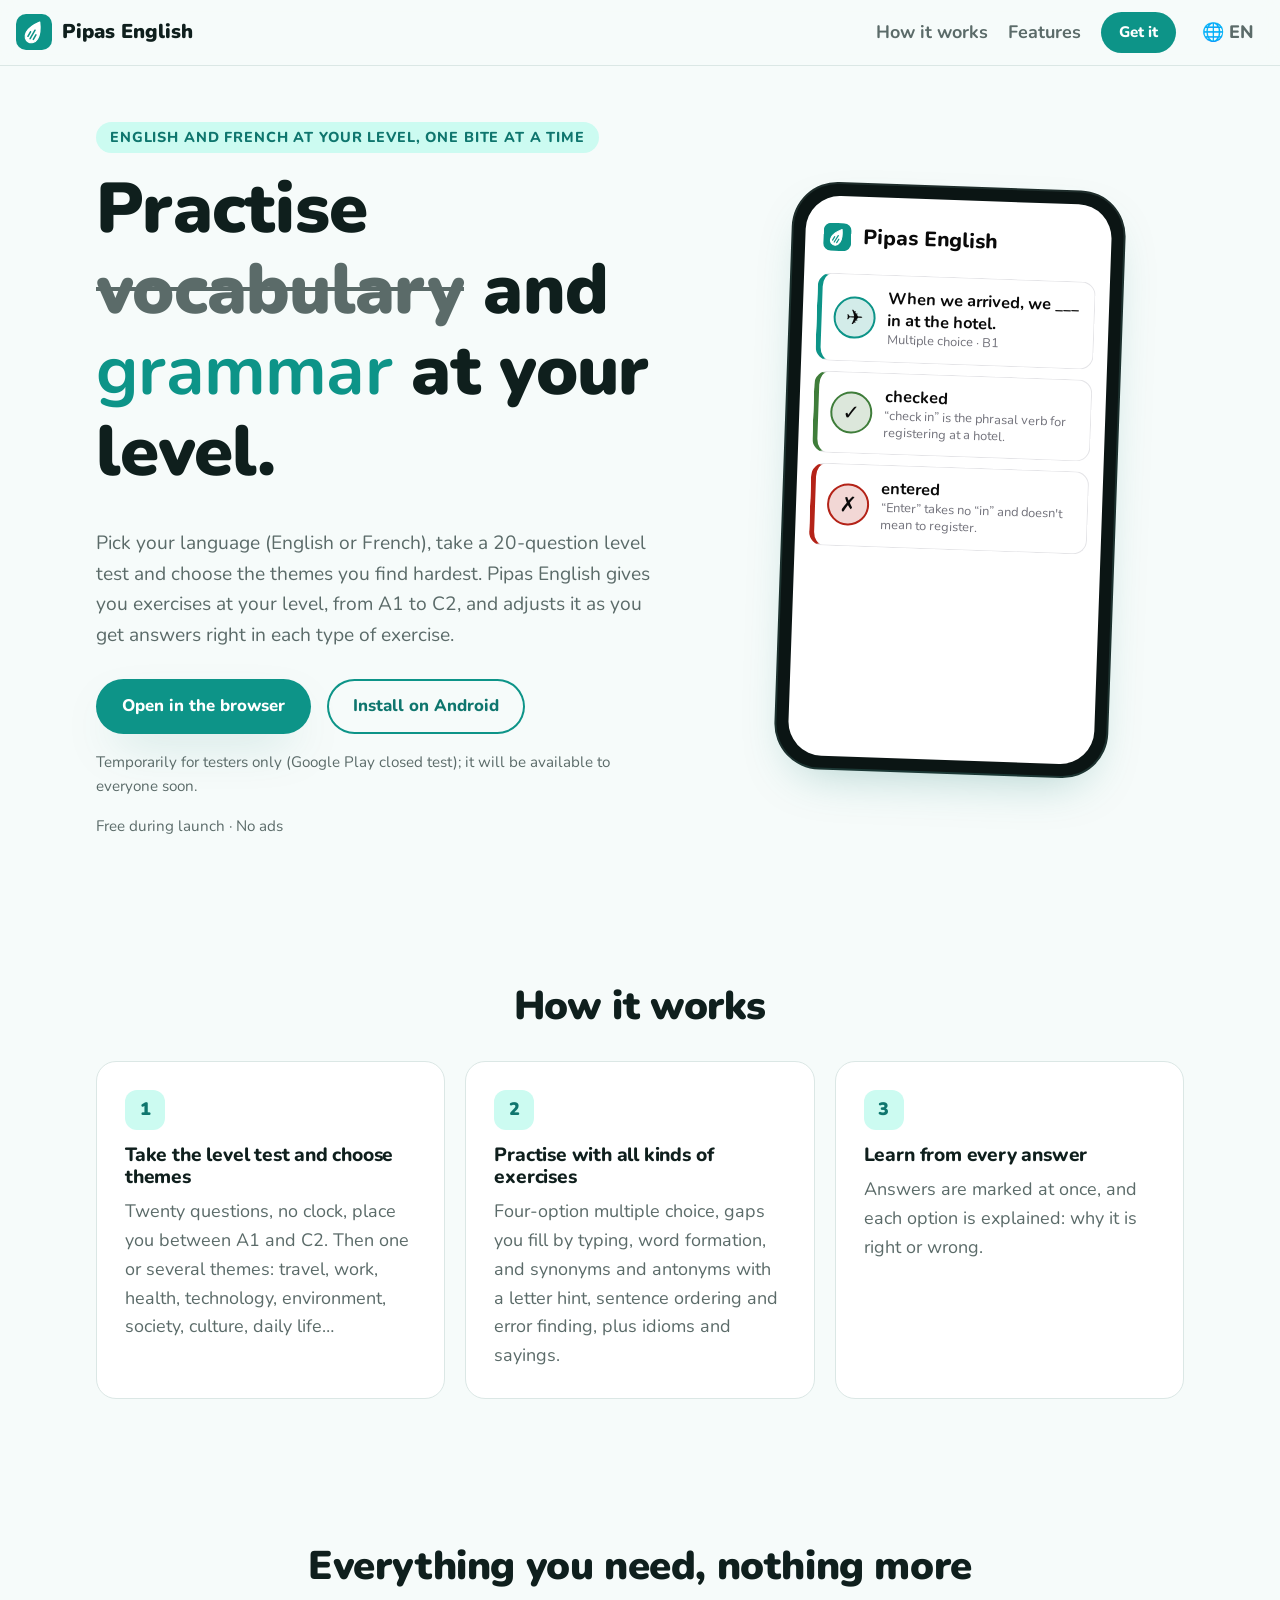
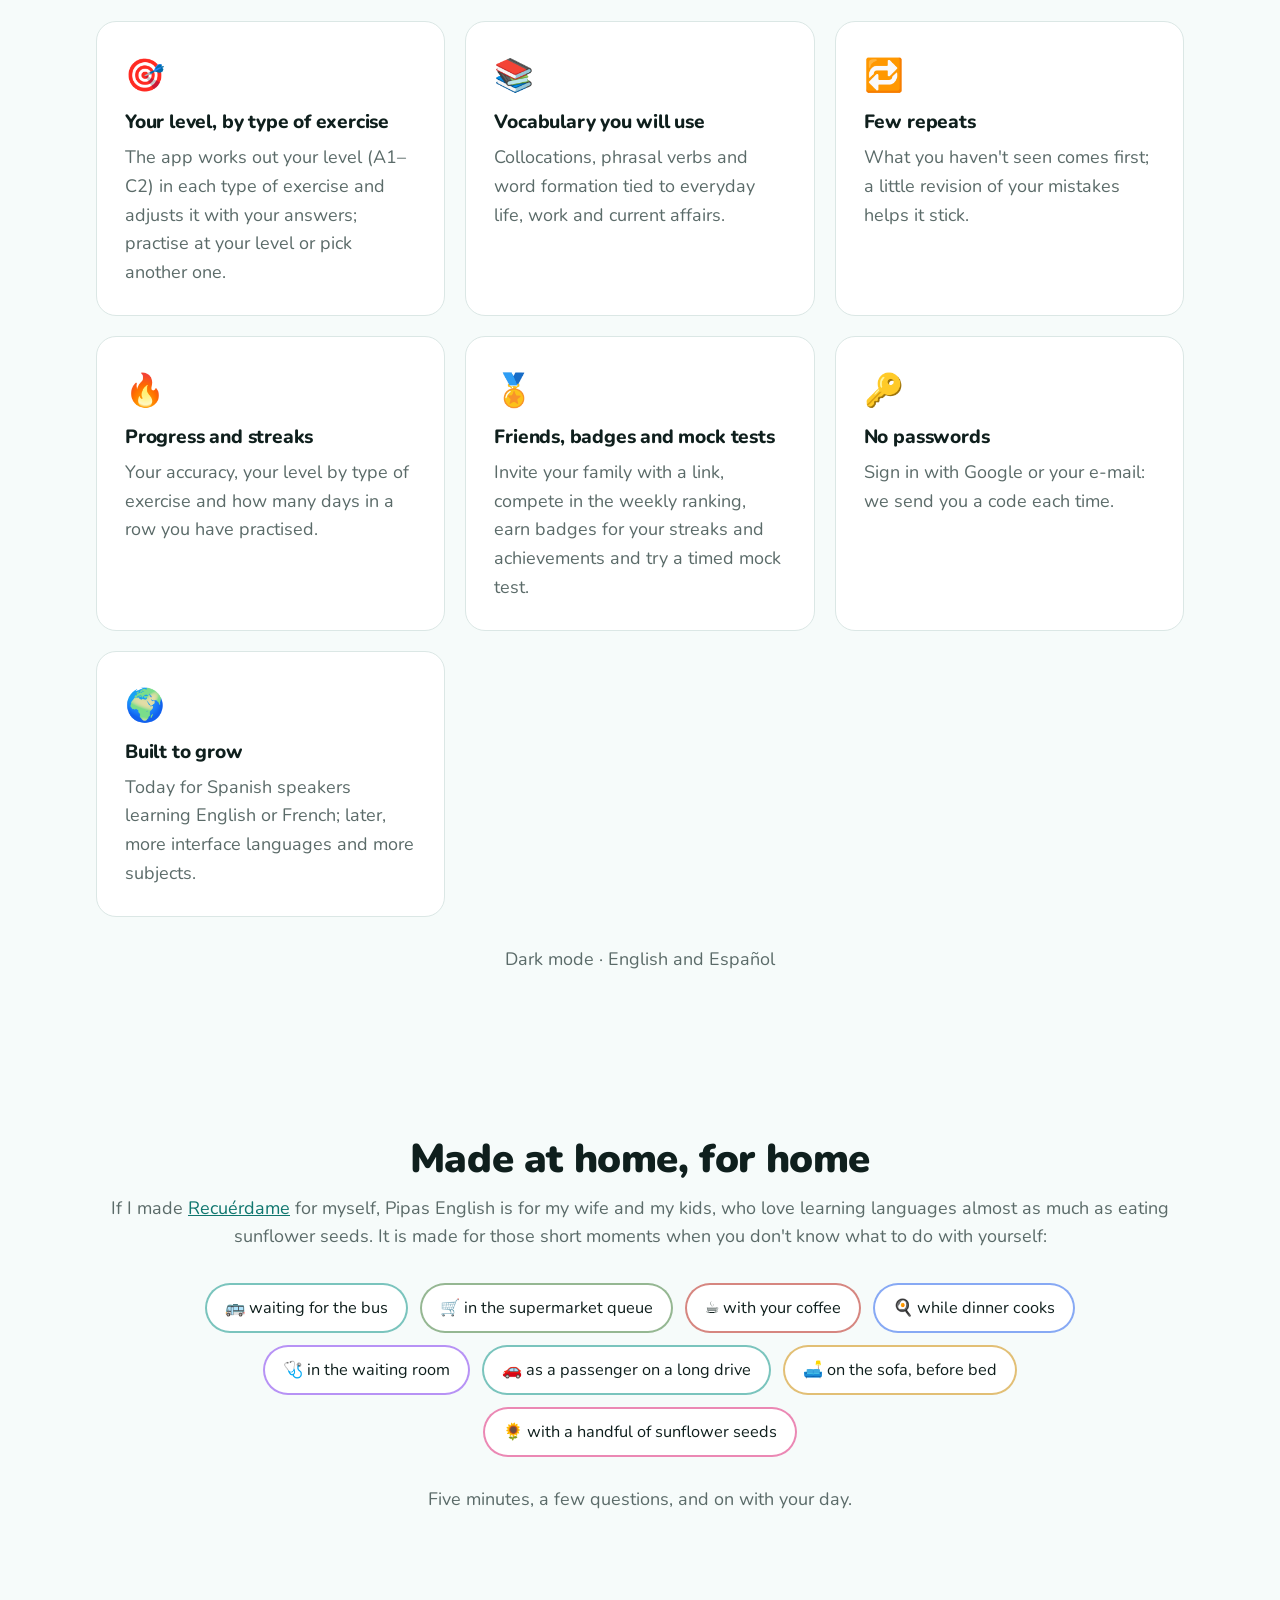
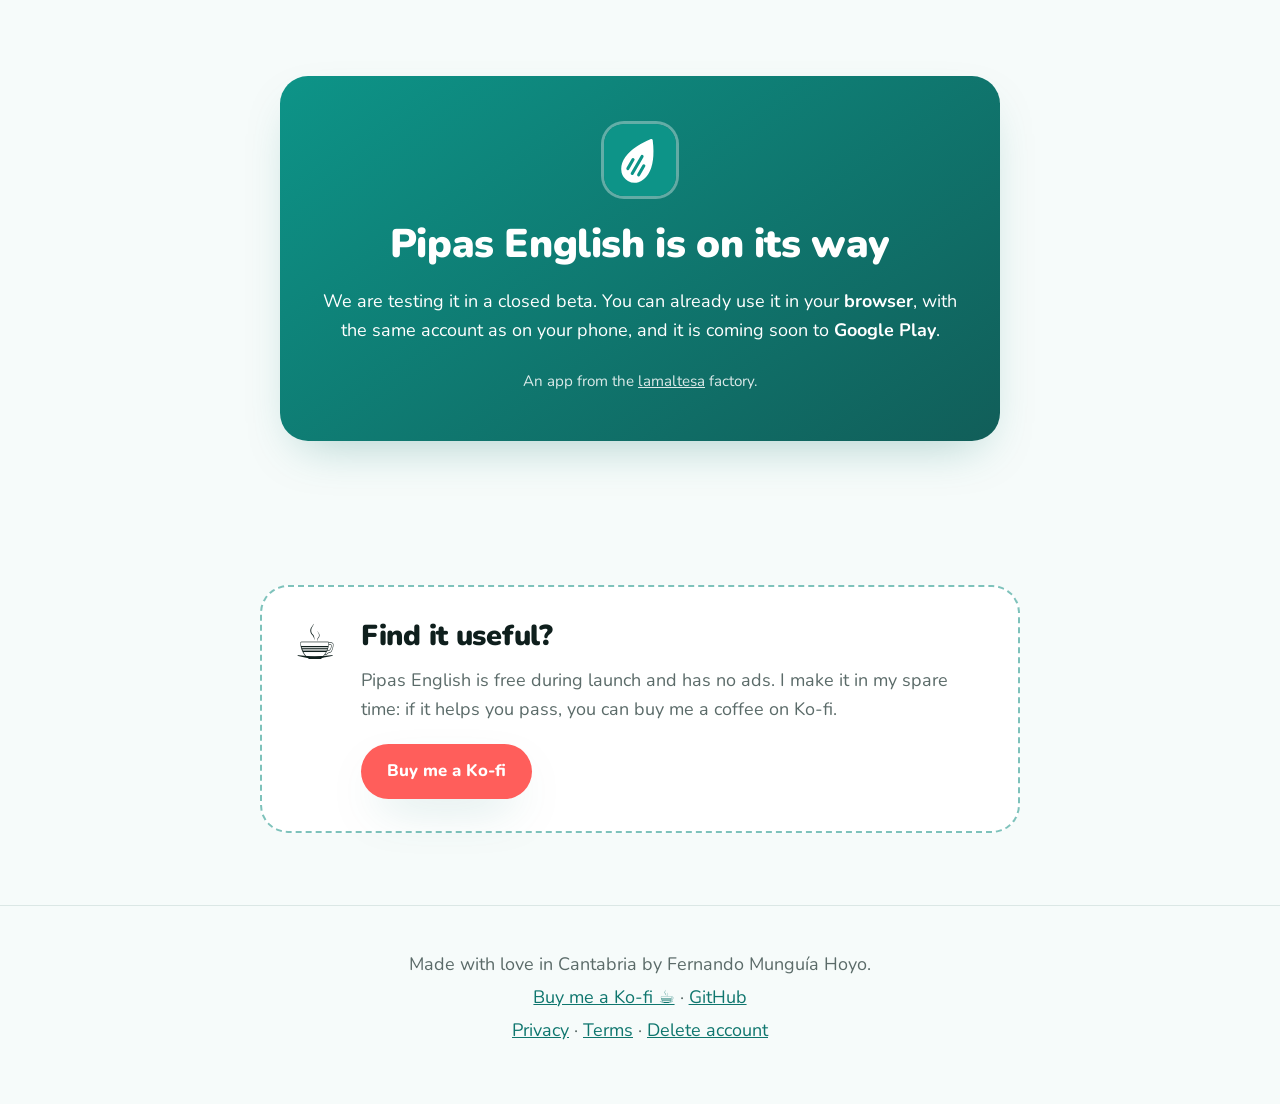
<file: docs/index.html>
<!doctype html>
<html lang="en">
<head>
  <meta charset="utf-8">
  <meta name="viewport" content="width=device-width, initial-scale=1">
  <script>
    // Send the browser to its own language, unless one was picked by hand (see the end of the page).
    (() => {
      // ?lang=en always shows the English page (a stable link for stores and for sharing).
      if (new URLSearchParams(location.search).get('lang') === 'en') return;
      const langs = ["es"];
      let lang = null;
      try { lang = localStorage.getItem('lang'); } catch {}
      if (!lang) lang = (navigator.languages || [navigator.language]).map((l) => (l || '').slice(0, 2).toLowerCase())
        .find((l) => l === 'en' || langs.includes(l));
      if (langs.includes(lang)) location.replace(lang + '/' + location.pathname.split('/').pop() + location.search + location.hash);
    })();
  </script>
  <title>Pipas English · Practise English and French at your level</title>
  <meta name="description" content="Pipas English trains English and French vocabulary and grammar from A1 to C2, with a level test and exercises that adapt to your level in every type of exercise.">
  <meta name="theme-color" content="#0d9488">
  <meta property="og:title" content="Pipas English · Practise English and French at your level">
  <meta property="og:description" content="Pipas English trains English and French vocabulary and grammar from A1 to C2, with a level test and exercises that adapt to your level in every type of exercise.">
  <meta property="og:image" content="https://pipasenglish.lamaltesa.dev/icon-512.png">
  <meta property="og:type" content="website">
  <link rel="alternate" hreflang="en" href="https://pipasenglish.lamaltesa.dev/">
  <link rel="alternate" hreflang="es" href="https://pipasenglish.lamaltesa.dev/es/">
  <link rel="alternate" hreflang="x-default" href="https://pipasenglish.lamaltesa.dev/">
  <link rel="icon" href="logo-mark.svg" type="image/svg+xml">
  <link rel="apple-touch-icon" href="apple-touch-icon.png">
  <link rel="preconnect" href="https://fonts.googleapis.com">
  <link rel="preconnect" href="https://fonts.gstatic.com" crossorigin>
  <link href="https://fonts.googleapis.com/css2?family=Nunito:wght@400;600;700;800;900&display=swap" rel="stylesheet">
  <link rel="stylesheet" href="style.css">
</head>
<body>
  <header class="topbar">
    <a class="brand" href="./">
      <img src="logo-mark.svg" alt="" width="36" height="36">
      <span>Pipas English</span>
    </a>
    <div class="topbar-end">
      <nav><a href="#como-funciona">How it works</a><a href="#funciones">Features</a><a class="button button-small" href="#descargar">Get it</a></nav>
      <details class="lang">
        <summary aria-label="Language">🌐 EN</summary>
        <ul><li><a href="./" hreflang="en" lang="en" data-lang="en" aria-current="true">English</a></li><li><a href="es/" hreflang="es" lang="es" data-lang="es">Español</a></li></ul>
      </details>
    </div>
  </header>

  <main>
    <section class="hero">
      <div class="hero-text">
        <p class="eyebrow">English and French at your level, one bite at a time</p>
        <h1>Practise <em>vocabulary</em> and <strong>grammar</strong> at your level.</h1>
        <p class="lead">
          Pick your language (English or French), take a 20-question level test and choose the themes you
          find hardest. Pipas English gives you exercises at your level, from A1 to C2, and adjusts it as you get answers right in each type of exercise.
        </p>
        <div class="cta">
          <a class="button" href="app/">Open in the browser</a>
          <!-- QUITAR cuando la app esté publicada para todos en Google Play: pasar a un enlace normal de la ficha de Play y borrar la nota. -->
          <a class="button button-outline" href="https://play.google.com/apps/testing/dev.lamaltesa.pipasenglish" rel="noopener">Install on Android</a>
          <p class="beta-note">Temporarily for testers only (Google Play closed test); it will be available to everyone soon.</p>
          <span class="muted">Free during launch · No ads</span>
        </div>
      </div>

      <div class="phone" aria-hidden="true">
        <div class="screen">
          <div class="app-bar"><img src="logo-mark.svg" alt="" width="28" height="28"> Pipas English</div>
          <div class="card" style="--c:#0d9488">
            <span class="bubble">✈️</span>
            <div><b>When we arrived, we ___ in at the hotel.</b><small>Multiple choice · B1</small></div>
          </div>
          <div class="card" style="--c:#3f7d3a">
            <span class="bubble">✓</span>
            <div><b>checked</b><small>“check in” is the phrasal verb for registering at a hotel.</small></div>
          </div>
          <div class="card" style="--c:#b42318">
            <span class="bubble">✗</span>
            <div><b>entered</b><small>“Enter” takes no “in” and doesn't mean to register.</small></div>
          </div>
        </div>
      </div>
    </section>

    <section id="como-funciona" class="steps">
      <h2>How it works</h2>
      <ol>
        <li><span class="step-number">1</span><h3>Take the level test and choose themes</h3><p>Twenty questions, no clock, place you between A1 and C2. Then one or several themes: travel, work, health, technology, environment, society, culture, daily life…</p></li>
        <li><span class="step-number">2</span><h3>Practise with all kinds of exercises</h3><p>Four-option multiple choice, gaps you fill by typing, word formation, and synonyms and antonyms with a letter hint, sentence ordering and error finding, plus idioms and sayings.</p></li>
        <li><span class="step-number">3</span><h3>Learn from every answer</h3><p>Answers are marked at once, and each option is explained: why it is right or wrong.</p></li>
      </ol>
    </section>

    <section id="funciones" class="features">
      <h2>Everything you need, nothing more</h2>
      <div class="grid">
        <article><span class="icon">🎯</span><h3>Your level, by type of exercise</h3><p>The app works out your level (A1–C2) in each type of exercise and adjusts it with your answers; practise at your level or pick another one.</p></article>
        <article><span class="icon">📚</span><h3>Vocabulary you will use</h3><p>Collocations, phrasal verbs and word formation tied to everyday life, work and current affairs.</p></article>
        <article><span class="icon">🔁</span><h3>Few repeats</h3><p>What you haven't seen comes first; a little revision of your mistakes helps it stick.</p></article>
        <article><span class="icon">🔥</span><h3>Progress and streaks</h3><p>Your accuracy, your level by type of exercise and how many days in a row you have practised.</p></article>
        <article><span class="icon">🏅</span><h3>Friends, badges and mock tests</h3><p>Invite your family with a link, compete in the weekly ranking, earn badges for your streaks and achievements and try a timed mock test.</p></article>
        <article><span class="icon">🔑</span><h3>No passwords</h3><p>Sign in with Google or your e-mail: we send you a code each time.</p></article>
        <article><span class="icon">🌍</span><h3>Built to grow</h3><p>Today for Spanish speakers learning English or French; later, more interface languages and more subjects.</p></article>
      </div>
      <p class="languages muted">Dark mode · English and Español</p>
    </section>

    <section class="examples" id="para-quien">
      <h2>Made at home, for home</h2>
      <p class="section-intro muted">If I made <a href="https://recuerdame.lamaltesa.dev">Recuérdame</a> for myself, Pipas English is for my wife and my kids,
      who love learning languages almost as much as eating sunflower seeds. It is made for those short moments when you don't know what to do with yourself:</p>
      <ul class="chips">
        <li style="--c:#0d9488">🚌 waiting for the bus</li>
        <li style="--c:#3f7d3a">🛒 in the supermarket queue</li>
        <li style="--c:#b42318">☕ with your coffee</li>
        <li style="--c:#2563eb">🍳 while dinner cooks</li>
        <li style="--c:#7c3aed">🩺 in the waiting room</li>
        <li style="--c:#0d9488">🚗 as a passenger on a long drive</li>
        <li style="--c:#ca8a04">🛋️ on the sofa, before bed</li>
        <li style="--c:#db2777">🌻 with a handful of sunflower seeds</li>
      </ul>
      <p class="languages muted">Five minutes, a few questions, and on with your day.</p>
    </section>

    <section id="descargar" class="download">
      <div class="download-card">
        <img src="logo-mark.svg" alt="" width="72" height="72">
        <h2>Pipas English is on its way</h2>
        <p>We are testing it in a closed beta. You can already use it in your <b>browser</b>, with the same account as on your phone, and it is coming soon to <b>Google Play</b>.</p>
        <p class="note">An app from the <a href="https://lamaltesa.dev" style="color:inherit">lamaltesa</a> factory.</p>
      </div>
    </section>

    <section id="apoyar" class="support">
      <div class="support-card">
        <span class="support-icon" aria-hidden="true">☕</span>
        <div>
          <h2>Find it useful?</h2>
          <p>Pipas English is free during launch and has no ads. I make it in my spare time: if it helps you pass, you can buy me a coffee on Ko-fi.</p>
          <a class="button button-kofi" href="https://ko-fi.com/fernandomunguia">Buy me a Ko-fi</a>
        </div>
      </div>
    </section>

  </main>

  <footer>
    <p>Made with love in Cantabria by Fernando Munguía Hoyo.</p>
    <p>
      <a href="https://ko-fi.com/fernandomunguia">Buy me a Ko-fi ☕</a>
      · <a href="https://github.com/cmaltes">GitHub</a>
    </p>
    <p><a href="privacidad.html">Privacy</a> · <a href="condiciones.html">Terms</a> · <a href="borrar-cuenta.html">Delete account</a></p>
  </footer>

  <script>
    // A language picked by hand wins over the browser's one from then on.
    document.querySelectorAll('[data-lang]').forEach((link) =>
      link.addEventListener('click', () => {
        try { localStorage.setItem('lang', link.dataset.lang); } catch {}
      }),
    );
  </script>
</body>
</html>
</file>
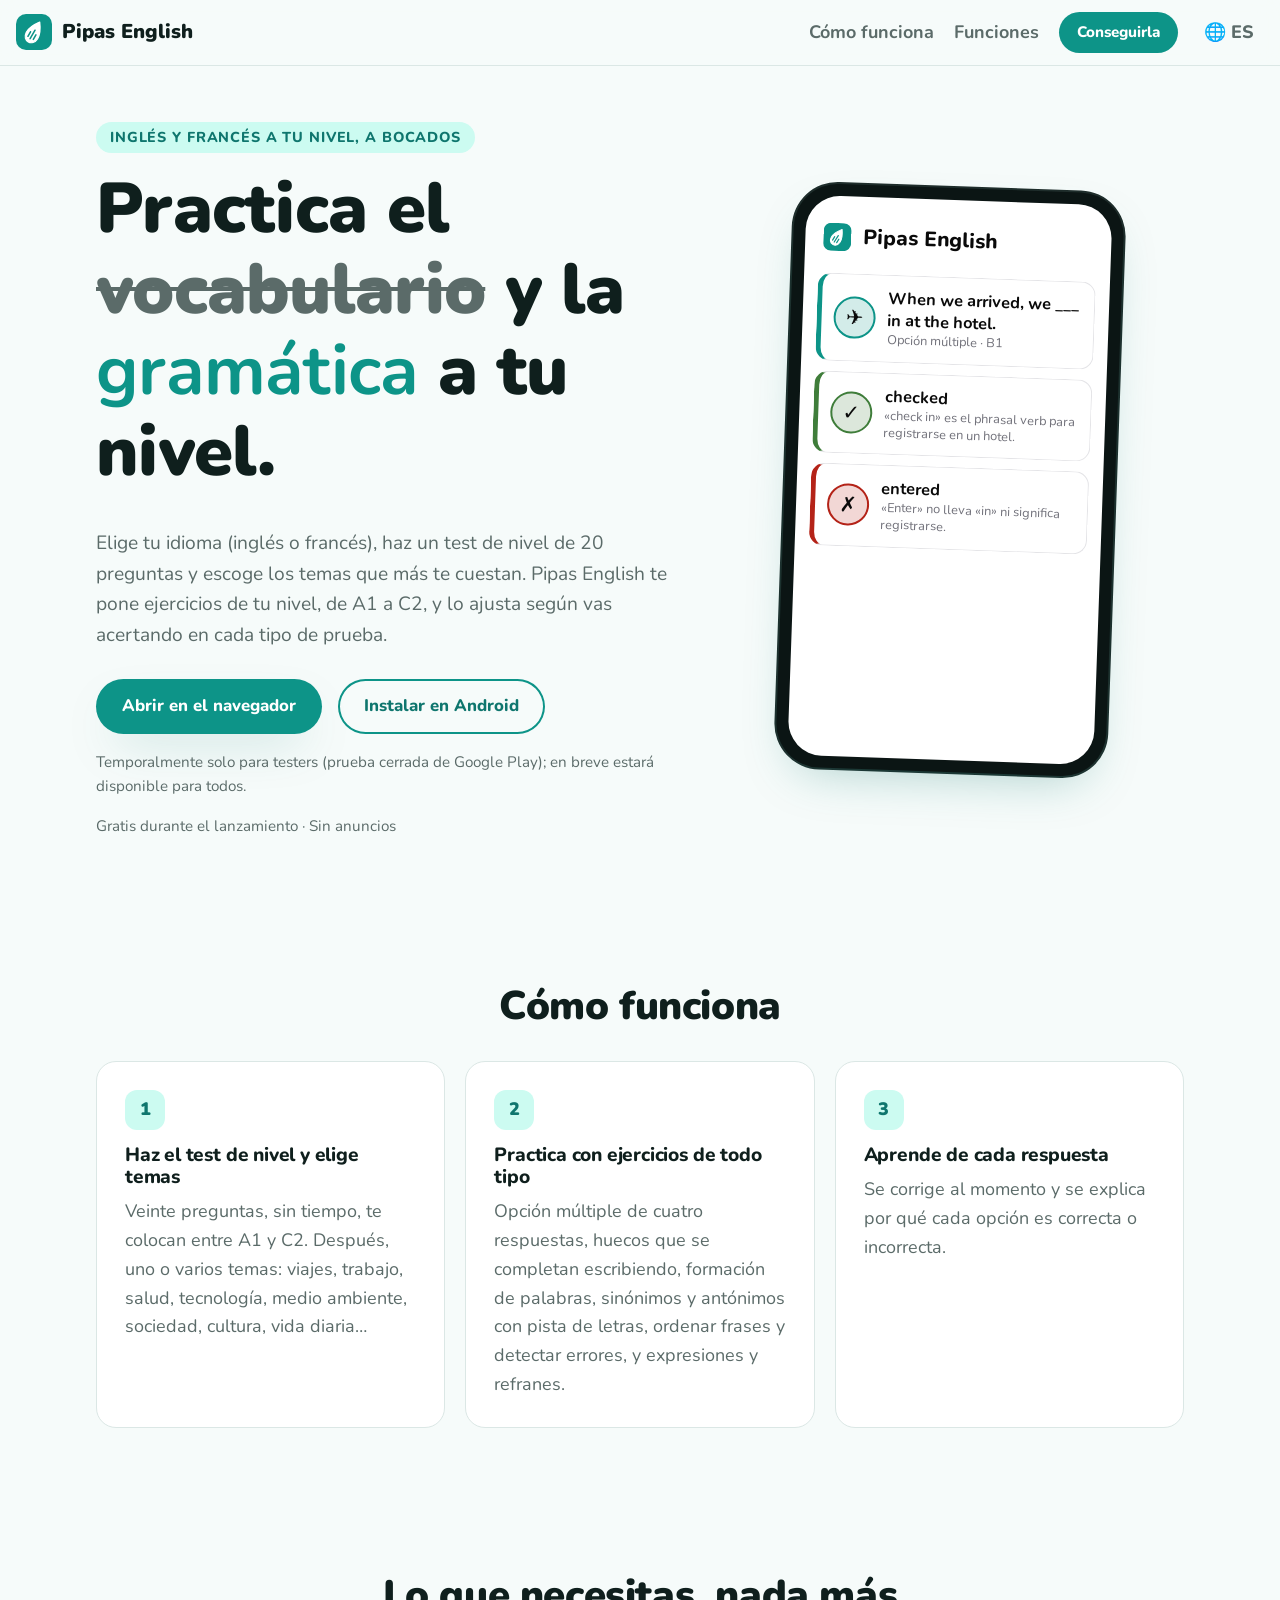
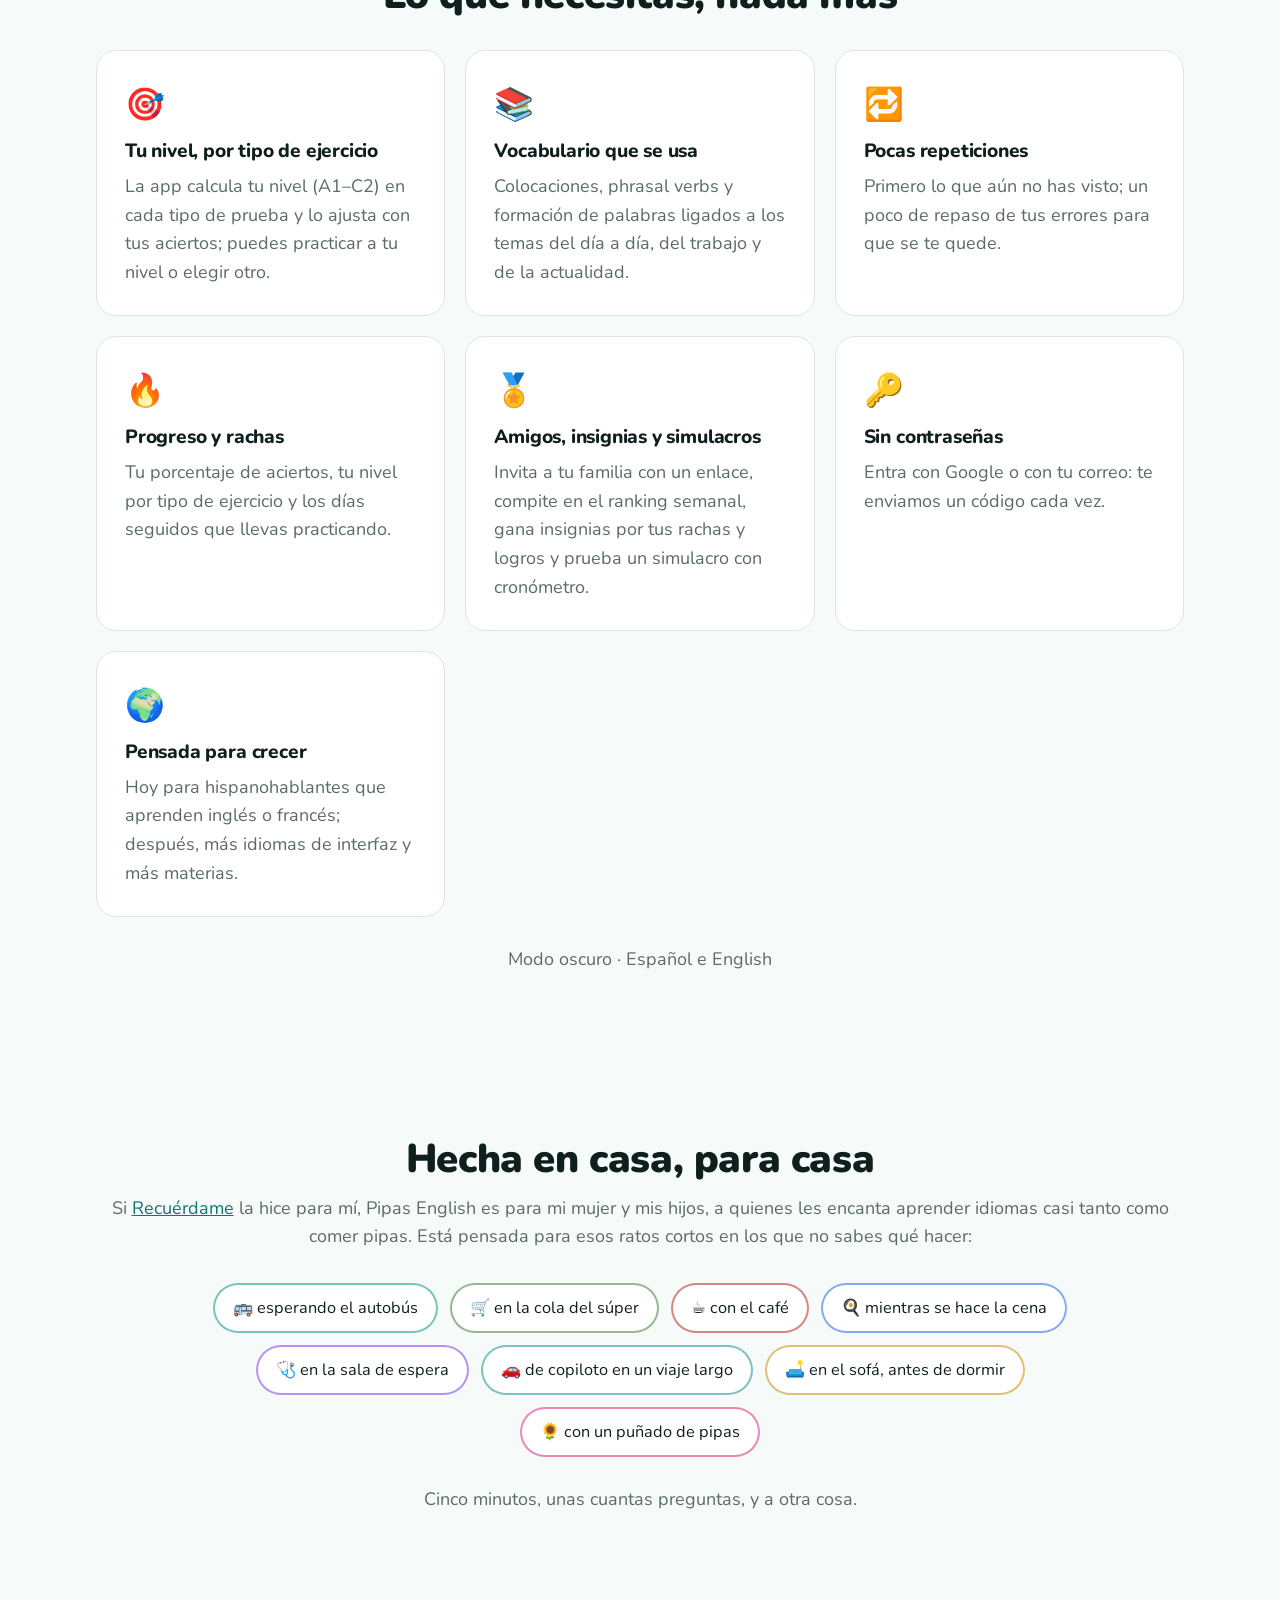
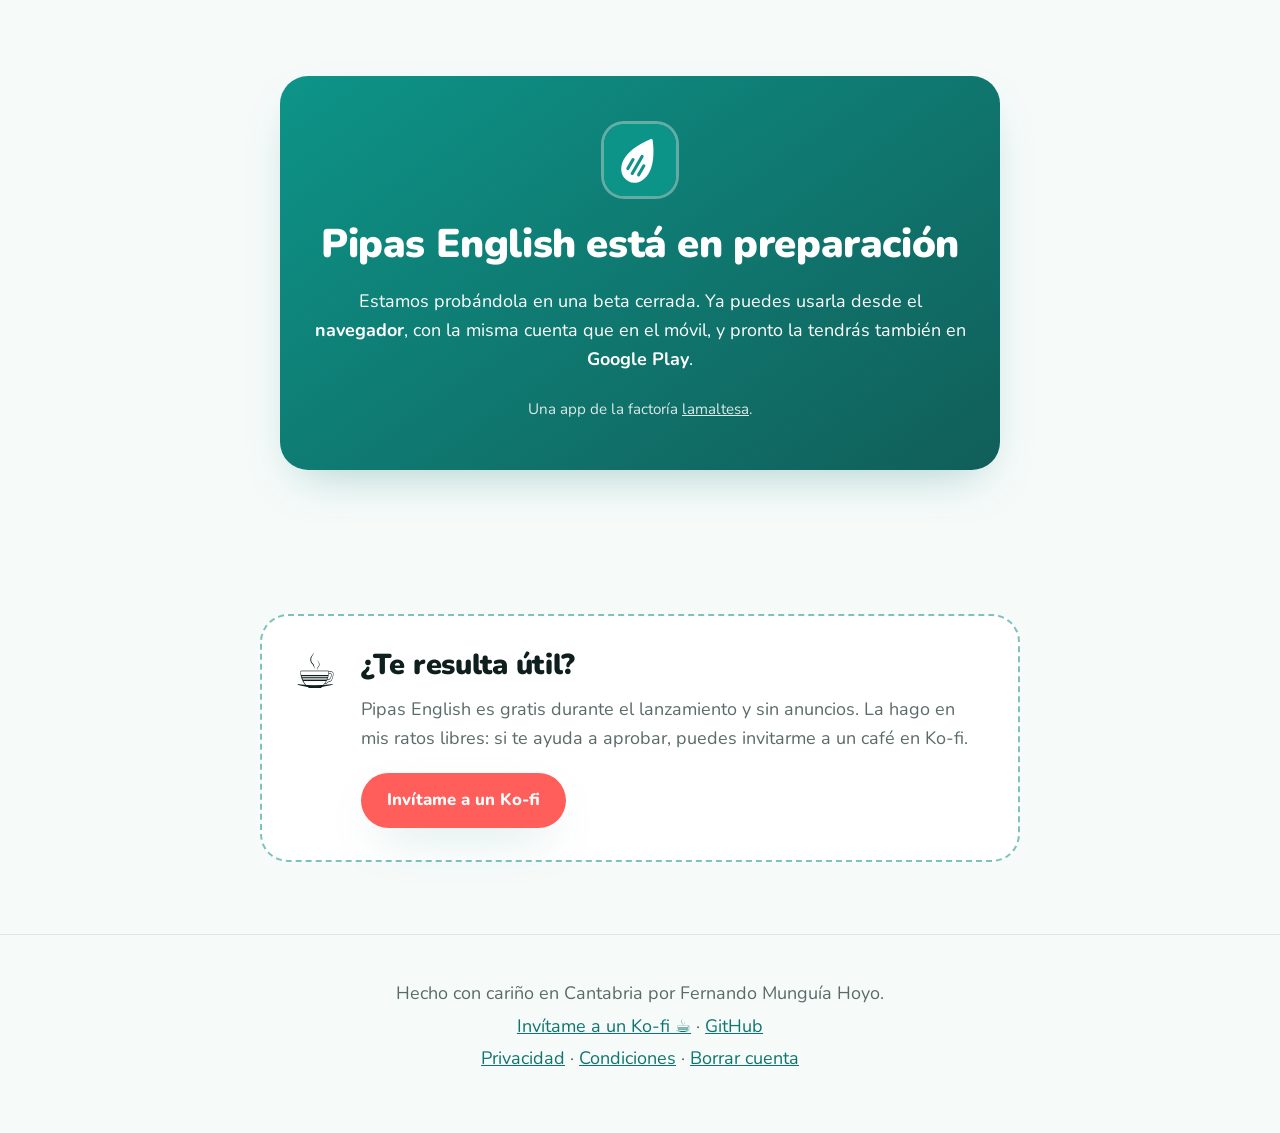
<file: docs/es/index.html>
<!doctype html>
<html lang="es">
<head>
  <meta charset="utf-8">
  <meta name="viewport" content="width=device-width, initial-scale=1">
  
  <title>Pipas English · Practica inglés y francés a tu nivel</title>
  <meta name="description" content="Pipas English entrena el vocabulario y la gramática del inglés y del francés, de A1 a C2, con un test de nivel y ejercicios que se adaptan a tu nivel en cada tipo de prueba.">
  <meta name="theme-color" content="#0d9488">
  <meta property="og:title" content="Pipas English · Practica inglés y francés a tu nivel">
  <meta property="og:description" content="Pipas English entrena el vocabulario y la gramática del inglés y del francés, de A1 a C2, con un test de nivel y ejercicios que se adaptan a tu nivel en cada tipo de prueba.">
  <meta property="og:image" content="https://pipasenglish.lamaltesa.dev/icon-512.png">
  <meta property="og:type" content="website">
  <link rel="alternate" hreflang="en" href="https://pipasenglish.lamaltesa.dev/">
  <link rel="alternate" hreflang="es" href="https://pipasenglish.lamaltesa.dev/es/">
  <link rel="alternate" hreflang="x-default" href="https://pipasenglish.lamaltesa.dev/">
  <link rel="icon" href="../logo-mark.svg" type="image/svg+xml">
  <link rel="apple-touch-icon" href="../apple-touch-icon.png">
  <link rel="preconnect" href="https://fonts.googleapis.com">
  <link rel="preconnect" href="https://fonts.gstatic.com" crossorigin>
  <link href="https://fonts.googleapis.com/css2?family=Nunito:wght@400;600;700;800;900&display=swap" rel="stylesheet">
  <link rel="stylesheet" href="../style.css">
</head>
<body>
  <header class="topbar">
    <a class="brand" href="./">
      <img src="../logo-mark.svg" alt="" width="36" height="36">
      <span>Pipas English</span>
    </a>
    <div class="topbar-end">
      <nav><a href="#como-funciona">Cómo funciona</a><a href="#funciones">Funciones</a><a class="button button-small" href="#descargar">Conseguirla</a></nav>
      <details class="lang">
        <summary aria-label="Idioma">🌐 ES</summary>
        <ul><li><a href="../" hreflang="en" lang="en" data-lang="en">English</a></li><li><a href="../es/" hreflang="es" lang="es" data-lang="es" aria-current="true">Español</a></li></ul>
      </details>
    </div>
  </header>

  <main>
    <section class="hero">
      <div class="hero-text">
        <p class="eyebrow">Inglés y francés a tu nivel, a bocados</p>
        <h1>Practica el <em>vocabulario</em> y la <strong>gramática</strong> a tu nivel.</h1>
        <p class="lead">
          Elige tu idioma (inglés o francés), haz un test de nivel de 20 preguntas y escoge los temas que
          más te cuestan. Pipas English te pone ejercicios de tu nivel, de A1 a C2, y lo ajusta según vas acertando en cada tipo de prueba.
        </p>
        <div class="cta">
          <a class="button" href="../app/">Abrir en el navegador</a>
          <!-- QUITAR cuando la app esté publicada para todos en Google Play: pasar a un enlace normal de la ficha de Play y borrar la nota. -->
          <a class="button button-outline" href="https://play.google.com/apps/testing/dev.lamaltesa.pipasenglish" rel="noopener">Instalar en Android</a>
          <p class="beta-note">Temporalmente solo para testers (prueba cerrada de Google Play); en breve estará disponible para todos.</p>
          <span class="muted">Gratis durante el lanzamiento · Sin anuncios</span>
        </div>
      </div>

      <div class="phone" aria-hidden="true">
        <div class="screen">
          <div class="app-bar"><img src="../logo-mark.svg" alt="" width="28" height="28"> Pipas English</div>
          <div class="card" style="--c:#0d9488">
            <span class="bubble">✈️</span>
            <div><b>When we arrived, we ___ in at the hotel.</b><small>Opción múltiple · B1</small></div>
          </div>
          <div class="card" style="--c:#3f7d3a">
            <span class="bubble">✓</span>
            <div><b>checked</b><small>«check in» es el phrasal verb para registrarse en un hotel.</small></div>
          </div>
          <div class="card" style="--c:#b42318">
            <span class="bubble">✗</span>
            <div><b>entered</b><small>«Enter» no lleva «in» ni significa registrarse.</small></div>
          </div>
        </div>
      </div>
    </section>

    <section id="como-funciona" class="steps">
      <h2>Cómo funciona</h2>
      <ol>
        <li><span class="step-number">1</span><h3>Haz el test de nivel y elige temas</h3><p>Veinte preguntas, sin tiempo, te colocan entre A1 y C2. Después, uno o varios temas: viajes, trabajo, salud, tecnología, medio ambiente, sociedad, cultura, vida diaria…</p></li>
        <li><span class="step-number">2</span><h3>Practica con ejercicios de todo tipo</h3><p>Opción múltiple de cuatro respuestas, huecos que se completan escribiendo, formación de palabras, sinónimos y antónimos con pista de letras, ordenar frases y detectar errores, y expresiones y refranes.</p></li>
        <li><span class="step-number">3</span><h3>Aprende de cada respuesta</h3><p>Se corrige al momento y se explica por qué cada opción es correcta o incorrecta.</p></li>
      </ol>
    </section>

    <section id="funciones" class="features">
      <h2>Lo que necesitas, nada más</h2>
      <div class="grid">
        <article><span class="icon">🎯</span><h3>Tu nivel, por tipo de ejercicio</h3><p>La app calcula tu nivel (A1–C2) en cada tipo de prueba y lo ajusta con tus aciertos; puedes practicar a tu nivel o elegir otro.</p></article>
        <article><span class="icon">📚</span><h3>Vocabulario que se usa</h3><p>Colocaciones, phrasal verbs y formación de palabras ligados a los temas del día a día, del trabajo y de la actualidad.</p></article>
        <article><span class="icon">🔁</span><h3>Pocas repeticiones</h3><p>Primero lo que aún no has visto; un poco de repaso de tus errores para que se te quede.</p></article>
        <article><span class="icon">🔥</span><h3>Progreso y rachas</h3><p>Tu porcentaje de aciertos, tu nivel por tipo de ejercicio y los días seguidos que llevas practicando.</p></article>
        <article><span class="icon">🏅</span><h3>Amigos, insignias y simulacros</h3><p>Invita a tu familia con un enlace, compite en el ranking semanal, gana insignias por tus rachas y logros y prueba un simulacro con cronómetro.</p></article>
        <article><span class="icon">🔑</span><h3>Sin contraseñas</h3><p>Entra con Google o con tu correo: te enviamos un código cada vez.</p></article>
        <article><span class="icon">🌍</span><h3>Pensada para crecer</h3><p>Hoy para hispanohablantes que aprenden inglés o francés; después, más idiomas de interfaz y más materias.</p></article>
      </div>
      <p class="languages muted">Modo oscuro · Español e English</p>
    </section>

    <section class="examples" id="para-quien">
      <h2>Hecha en casa, para casa</h2>
      <p class="section-intro muted">Si <a href="https://recuerdame.lamaltesa.dev">Recuérdame</a> la hice para mí, Pipas English es para mi mujer y mis hijos,
      a quienes les encanta aprender idiomas casi tanto como comer pipas. Está pensada para esos ratos cortos en los que no sabes qué hacer:</p>
      <ul class="chips">
        <li style="--c:#0d9488">🚌 esperando el autobús</li>
        <li style="--c:#3f7d3a">🛒 en la cola del súper</li>
        <li style="--c:#b42318">☕ con el café</li>
        <li style="--c:#2563eb">🍳 mientras se hace la cena</li>
        <li style="--c:#7c3aed">🩺 en la sala de espera</li>
        <li style="--c:#0d9488">🚗 de copiloto en un viaje largo</li>
        <li style="--c:#ca8a04">🛋️ en el sofá, antes de dormir</li>
        <li style="--c:#db2777">🌻 con un puñado de pipas</li>
      </ul>
      <p class="languages muted">Cinco minutos, unas cuantas preguntas, y a otra cosa.</p>
    </section>

    <section id="descargar" class="download">
      <div class="download-card">
        <img src="../logo-mark.svg" alt="" width="72" height="72">
        <h2>Pipas English está en preparación</h2>
        <p>Estamos probándola en una beta cerrada. Ya puedes usarla desde el <b>navegador</b>, con la misma cuenta que en el móvil, y pronto la tendrás también en <b>Google Play</b>.</p>
        <p class="note">Una app de la factoría <a href="https://lamaltesa.dev" style="color:inherit">lamaltesa</a>.</p>
      </div>
    </section>

    <section id="apoyar" class="support">
      <div class="support-card">
        <span class="support-icon" aria-hidden="true">☕</span>
        <div>
          <h2>¿Te resulta útil?</h2>
          <p>Pipas English es gratis durante el lanzamiento y sin anuncios. La hago en mis ratos libres: si te ayuda a aprobar, puedes invitarme a un café en Ko-fi.</p>
          <a class="button button-kofi" href="https://ko-fi.com/fernandomunguia">Invítame a un Ko-fi</a>
        </div>
      </div>
    </section>

  </main>

  <footer>
    <p>Hecho con cariño en Cantabria por Fernando Munguía Hoyo.</p>
    <p>
      <a href="https://ko-fi.com/fernandomunguia">Invítame a un Ko-fi ☕</a>
      · <a href="https://github.com/cmaltes">GitHub</a>
    </p>
    <p><a href="privacidad.html">Privacidad</a> · <a href="condiciones.html">Condiciones</a> · <a href="borrar-cuenta.html">Borrar cuenta</a></p>
  </footer>

  <script>
    // A language picked by hand wins over the browser's one from then on.
    document.querySelectorAll('[data-lang]').forEach((link) =>
      link.addEventListener('click', () => {
        try { localStorage.setItem('lang', link.dataset.lang); } catch {}
      }),
    );
  </script>
</body>
</html>
</file>
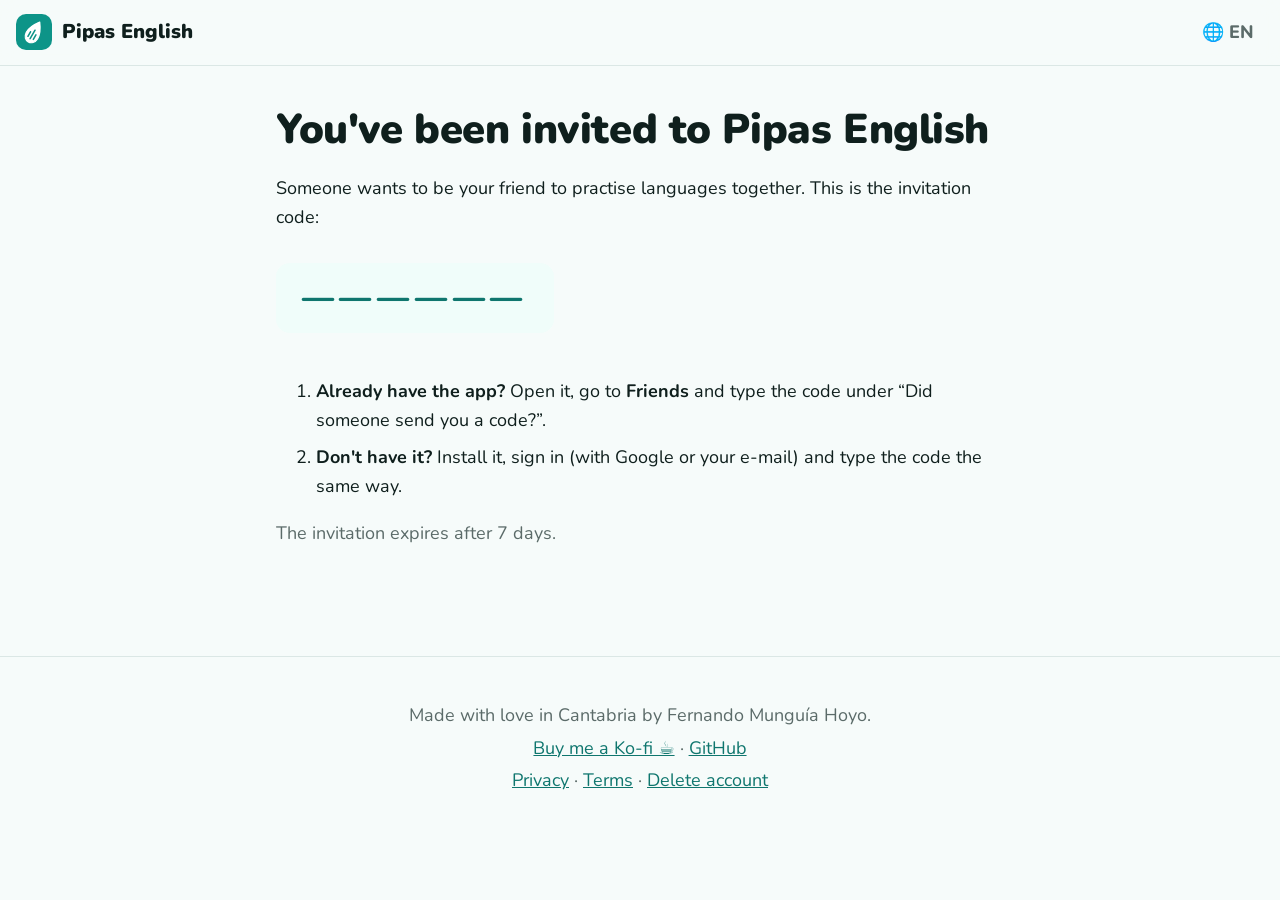
<file: docs/amigo.html>
<!doctype html>
<html lang="en">
<head>
  <meta charset="utf-8">
  <meta name="viewport" content="width=device-width, initial-scale=1">
  <script>
    // Send the browser to its own language, unless one was picked by hand (see the end of the page).
    (() => {
      // ?lang=en always shows the English page (a stable link for stores and for sharing).
      if (new URLSearchParams(location.search).get('lang') === 'en') return;
      const langs = ["es"];
      let lang = null;
      try { lang = localStorage.getItem('lang'); } catch {}
      if (!lang) lang = (navigator.languages || [navigator.language]).map((l) => (l || '').slice(0, 2).toLowerCase())
        .find((l) => l === 'en' || langs.includes(l));
      if (langs.includes(lang)) location.replace(lang + '/' + location.pathname.split('/').pop() + location.search + location.hash);
    })();
  </script>
  <title>You&#x27;ve been invited to Pipas English</title>
  <meta name="description" content="Someone wants to be your friend on Pipas English.">
  <meta name="theme-color" content="#0d9488">
  <meta property="og:title" content="You&#x27;ve been invited to Pipas English">
  <meta property="og:description" content="Someone wants to be your friend on Pipas English.">
  <meta property="og:image" content="https://pipasenglish.lamaltesa.dev/icon-512.png">
  <meta property="og:type" content="website">
  <link rel="alternate" hreflang="en" href="https://pipasenglish.lamaltesa.dev/amigo.html">
  <link rel="alternate" hreflang="es" href="https://pipasenglish.lamaltesa.dev/es/amigo.html">
  <link rel="alternate" hreflang="x-default" href="https://pipasenglish.lamaltesa.dev/amigo.html">
  <link rel="icon" href="logo-mark.svg" type="image/svg+xml">
  <link rel="apple-touch-icon" href="apple-touch-icon.png">
  <link rel="preconnect" href="https://fonts.googleapis.com">
  <link rel="preconnect" href="https://fonts.gstatic.com" crossorigin>
  <link href="https://fonts.googleapis.com/css2?family=Nunito:wght@400;600;700;800;900&display=swap" rel="stylesheet">
  <link rel="stylesheet" href="style.css">
</head>
<body>
  <header class="topbar">
    <a class="brand" href="./">
      <img src="logo-mark.svg" alt="" width="36" height="36">
      <span>Pipas English</span>
    </a>
    <div class="topbar-end">
      
      <details class="lang">
        <summary aria-label="Language">🌐 EN</summary>
        <ul><li><a href="amigo.html" hreflang="en" lang="en" data-lang="en" aria-current="true">English</a></li><li><a href="es/amigo.html" hreflang="es" lang="es" data-lang="es">Español</a></li></ul>
      </details>
    </div>
  </header>

  <main>
    <section class="legal">
      <h1>You've been invited to Pipas English</h1>
      <p>Someone wants to be your friend to practise languages together. This is the invitation code:</p>
      <p><span class="invite-code" id="code">——————</span></p>
      <ol class="invite-steps">
        <li><b>Already have the app?</b> Open it, go to <b>Friends</b> and type the code under “Did someone send you a code?”.</li>
        <li><b>Don't have it?</b> Install it, sign in (with Google or your e-mail) and type the code the same way.</li>
      </ol>
      <p class="updated">The invitation expires after 7 days.</p>
    </section>
    <style>
      .invite-code {
        display: inline-block; margin: 0.4em 0 0.8em; padding: 0.3em 0.8em; border-radius: 14px;
        background: #f0fdfa; color: #0f766e; font-size: 2rem; font-weight: 900; letter-spacing: 0.18em;
      }
      .invite-steps li { margin: 0.5em 0; }
    </style>
    <script>
      // Android opens these links straight in the app (App Links); this page is only seen without it.
      const code = new URLSearchParams(location.search).get('c');
      if (code) document.getElementById('code').textContent = code.toUpperCase().replace(/[^0-9A-Z]/g, '');
    </script>

  </main>

  <footer>
    <p>Made with love in Cantabria by Fernando Munguía Hoyo.</p>
    <p>
      <a href="https://ko-fi.com/fernandomunguia">Buy me a Ko-fi ☕</a>
      · <a href="https://github.com/cmaltes">GitHub</a>
    </p>
    <p><a href="privacidad.html">Privacy</a> · <a href="condiciones.html">Terms</a> · <a href="borrar-cuenta.html">Delete account</a></p>
  </footer>

  <script>
    // A language picked by hand wins over the browser's one from then on.
    document.querySelectorAll('[data-lang]').forEach((link) =>
      link.addEventListener('click', () => {
        try { localStorage.setItem('lang', link.dataset.lang); } catch {}
      }),
    );
  </script>
</body>
</html>
</file>
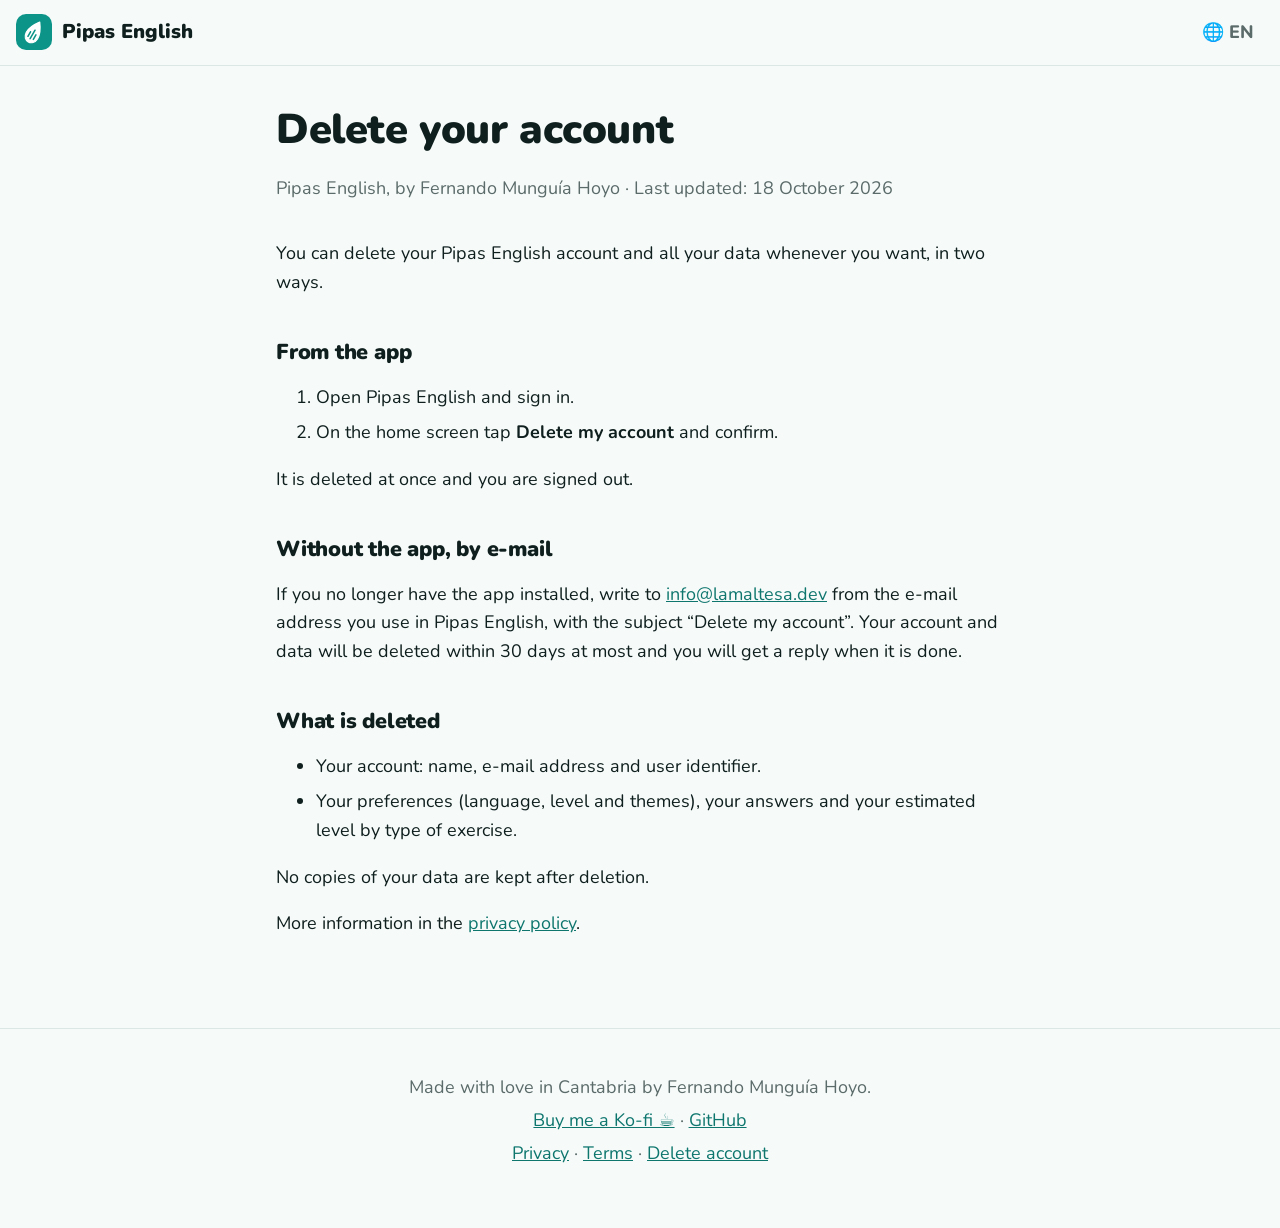
<file: docs/borrar-cuenta.html>
<!doctype html>
<html lang="en">
<head>
  <meta charset="utf-8">
  <meta name="viewport" content="width=device-width, initial-scale=1">
  <script>
    // Send the browser to its own language, unless one was picked by hand (see the end of the page).
    (() => {
      // ?lang=en always shows the English page (a stable link for stores and for sharing).
      if (new URLSearchParams(location.search).get('lang') === 'en') return;
      const langs = ["es"];
      let lang = null;
      try { lang = localStorage.getItem('lang'); } catch {}
      if (!lang) lang = (navigator.languages || [navigator.language]).map((l) => (l || '').slice(0, 2).toLowerCase())
        .find((l) => l === 'en' || langs.includes(l));
      if (langs.includes(lang)) location.replace(lang + '/' + location.pathname.split('/').pop() + location.search + location.hash);
    })();
  </script>
  <title>Delete your account · Pipas English</title>
  <meta name="description" content="How to delete your Pipas English account and all your data, from the app or by e-mail.">
  <meta name="theme-color" content="#0d9488">
  <meta property="og:title" content="Delete your account · Pipas English">
  <meta property="og:description" content="How to delete your Pipas English account and all your data, from the app or by e-mail.">
  <meta property="og:image" content="https://pipasenglish.lamaltesa.dev/icon-512.png">
  <meta property="og:type" content="website">
  <link rel="alternate" hreflang="en" href="https://pipasenglish.lamaltesa.dev/borrar-cuenta.html">
  <link rel="alternate" hreflang="es" href="https://pipasenglish.lamaltesa.dev/es/borrar-cuenta.html">
  <link rel="alternate" hreflang="x-default" href="https://pipasenglish.lamaltesa.dev/borrar-cuenta.html">
  <link rel="icon" href="logo-mark.svg" type="image/svg+xml">
  <link rel="apple-touch-icon" href="apple-touch-icon.png">
  <link rel="preconnect" href="https://fonts.googleapis.com">
  <link rel="preconnect" href="https://fonts.gstatic.com" crossorigin>
  <link href="https://fonts.googleapis.com/css2?family=Nunito:wght@400;600;700;800;900&display=swap" rel="stylesheet">
  <link rel="stylesheet" href="style.css">
</head>
<body>
  <header class="topbar">
    <a class="brand" href="./">
      <img src="logo-mark.svg" alt="" width="36" height="36">
      <span>Pipas English</span>
    </a>
    <div class="topbar-end">
      
      <details class="lang">
        <summary aria-label="Language">🌐 EN</summary>
        <ul><li><a href="borrar-cuenta.html" hreflang="en" lang="en" data-lang="en" aria-current="true">English</a></li><li><a href="es/borrar-cuenta.html" hreflang="es" lang="es" data-lang="es">Español</a></li></ul>
      </details>
    </div>
  </header>

  <main>
    <section class="legal">
      <h1>Delete your account</h1>
      <p class="updated">Pipas English, by Fernando Munguía Hoyo · Last updated: 18 October 2026</p>

      <p>You can delete your Pipas English account and all your data whenever you want, in two ways.</p>

      <h2>From the app</h2>
      <ol>
        <li>Open Pipas English and sign in.</li>
        <li>On the home screen tap <b>Delete my account</b> and confirm.</li>
      </ol>
      <p>It is deleted at once and you are signed out.</p>

      <h2>Without the app, by e-mail</h2>
      <p>If you no longer have the app installed, write to
      <a href="mailto:info@lamaltesa.dev?subject=Delete%20my%20Pipas%20English%20account">info@lamaltesa.dev</a>
      from the e-mail address you use in Pipas English, with the subject “Delete my account”. Your account and data will be
      deleted within 30 days at most and you will get a reply when it is done.</p>

      <h2>What is deleted</h2>
      <ul>
        <li>Your account: name, e-mail address and user identifier.</li>
        <li>Your preferences (language, level and themes), your answers and your estimated level by type of exercise.</li>
      </ul>
      <p>No copies of your data are kept after deletion.</p>

      <p>More information in the <a href="privacidad.html">privacy policy</a>.</p>
    </section>

  </main>

  <footer>
    <p>Made with love in Cantabria by Fernando Munguía Hoyo.</p>
    <p>
      <a href="https://ko-fi.com/fernandomunguia">Buy me a Ko-fi ☕</a>
      · <a href="https://github.com/cmaltes">GitHub</a>
    </p>
    <p><a href="privacidad.html">Privacy</a> · <a href="condiciones.html">Terms</a> · <a href="borrar-cuenta.html">Delete account</a></p>
  </footer>

  <script>
    // A language picked by hand wins over the browser's one from then on.
    document.querySelectorAll('[data-lang]').forEach((link) =>
      link.addEventListener('click', () => {
        try { localStorage.setItem('lang', link.dataset.lang); } catch {}
      }),
    );
  </script>
</body>
</html>
</file>
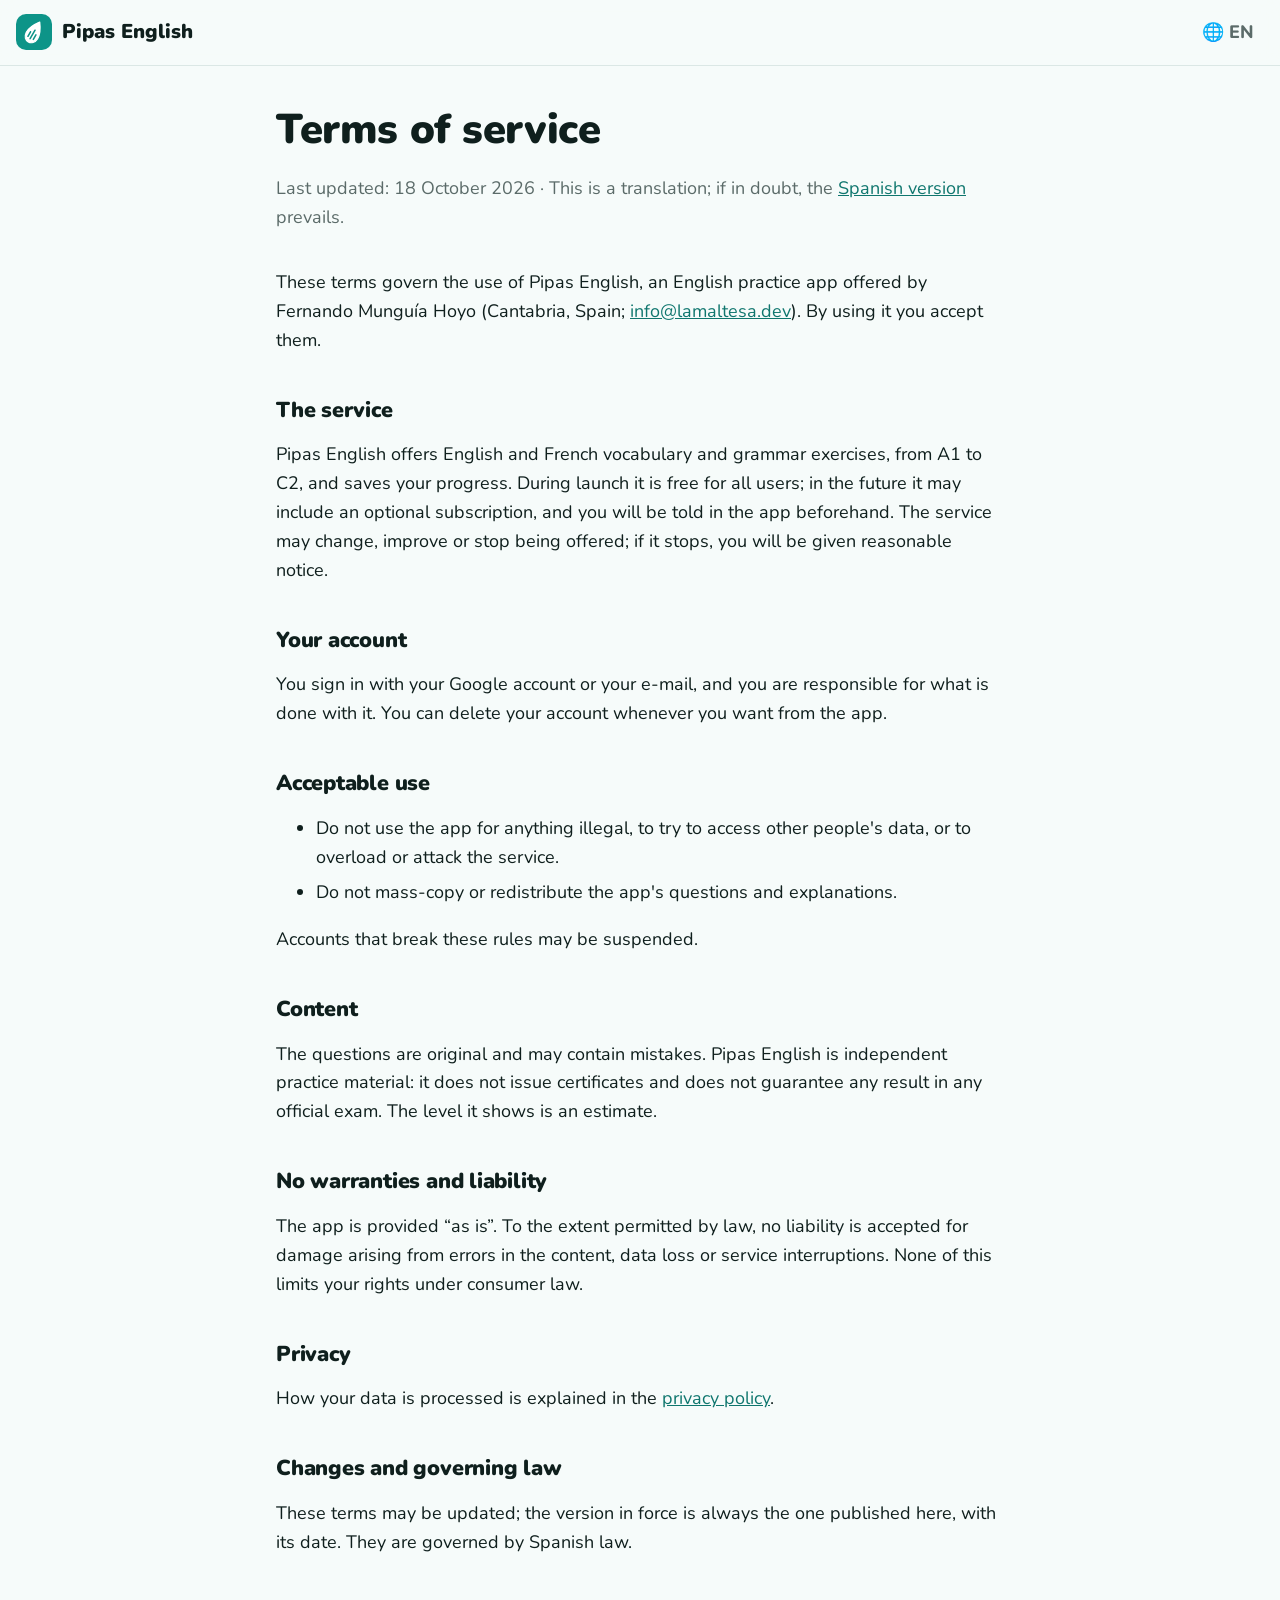
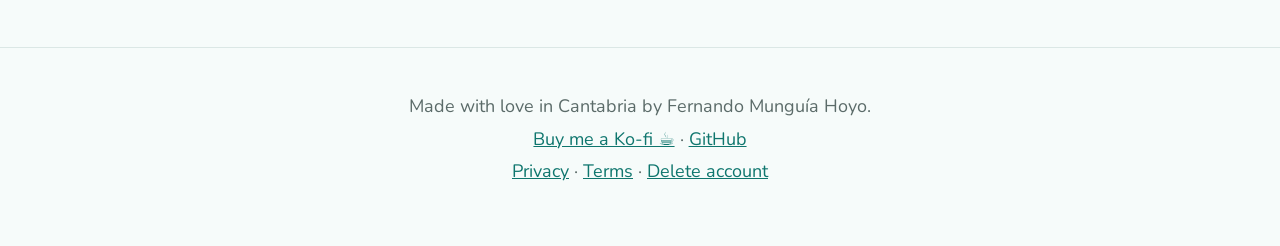
<file: docs/condiciones.html>
<!doctype html>
<html lang="en">
<head>
  <meta charset="utf-8">
  <meta name="viewport" content="width=device-width, initial-scale=1">
  <script>
    // Send the browser to its own language, unless one was picked by hand (see the end of the page).
    (() => {
      // ?lang=en always shows the English page (a stable link for stores and for sharing).
      if (new URLSearchParams(location.search).get('lang') === 'en') return;
      const langs = ["es"];
      let lang = null;
      try { lang = localStorage.getItem('lang'); } catch {}
      if (!lang) lang = (navigator.languages || [navigator.language]).map((l) => (l || '').slice(0, 2).toLowerCase())
        .find((l) => l === 'en' || langs.includes(l));
      if (langs.includes(lang)) location.replace(lang + '/' + location.pathname.split('/').pop() + location.search + location.hash);
    })();
  </script>
  <title>Terms of service · Pipas English</title>
  <meta name="description" content="Terms of use of the Pipas English app.">
  <meta name="theme-color" content="#0d9488">
  <meta property="og:title" content="Terms of service · Pipas English">
  <meta property="og:description" content="Terms of use of the Pipas English app.">
  <meta property="og:image" content="https://pipasenglish.lamaltesa.dev/icon-512.png">
  <meta property="og:type" content="website">
  <link rel="alternate" hreflang="en" href="https://pipasenglish.lamaltesa.dev/condiciones.html">
  <link rel="alternate" hreflang="es" href="https://pipasenglish.lamaltesa.dev/es/condiciones.html">
  <link rel="alternate" hreflang="x-default" href="https://pipasenglish.lamaltesa.dev/condiciones.html">
  <link rel="icon" href="logo-mark.svg" type="image/svg+xml">
  <link rel="apple-touch-icon" href="apple-touch-icon.png">
  <link rel="preconnect" href="https://fonts.googleapis.com">
  <link rel="preconnect" href="https://fonts.gstatic.com" crossorigin>
  <link href="https://fonts.googleapis.com/css2?family=Nunito:wght@400;600;700;800;900&display=swap" rel="stylesheet">
  <link rel="stylesheet" href="style.css">
</head>
<body>
  <header class="topbar">
    <a class="brand" href="./">
      <img src="logo-mark.svg" alt="" width="36" height="36">
      <span>Pipas English</span>
    </a>
    <div class="topbar-end">
      
      <details class="lang">
        <summary aria-label="Language">🌐 EN</summary>
        <ul><li><a href="condiciones.html" hreflang="en" lang="en" data-lang="en" aria-current="true">English</a></li><li><a href="es/condiciones.html" hreflang="es" lang="es" data-lang="es">Español</a></li></ul>
      </details>
    </div>
  </header>

  <main>
    <section class="legal">
      <h1>Terms of service</h1>
      <p class="updated">Last updated: 18 October 2026 · This is a translation; if in doubt, the
      <a href="es/condiciones.html">Spanish version</a> prevails.</p>

      <p>These terms govern the use of Pipas English, an English practice app offered by Fernando Munguía Hoyo
      (Cantabria, Spain; <a href="mailto:info@lamaltesa.dev">info@lamaltesa.dev</a>). By using it you accept them.</p>

      <h2>The service</h2>
      <p>Pipas English offers English and French vocabulary and grammar exercises, from A1 to C2, and saves your progress.
      During launch it is free for all users; in the future it may include an optional subscription, and you will be told in the app beforehand.
      The service may change, improve or stop being offered; if it stops, you will be given reasonable notice.</p>

      <h2>Your account</h2>
      <p>You sign in with your Google account or your e-mail, and you are responsible for what is done with it. You can delete your account whenever you want from the app.</p>

      <h2>Acceptable use</h2>
      <ul>
        <li>Do not use the app for anything illegal, to try to access other people's data, or to overload or attack the service.</li>
        <li>Do not mass-copy or redistribute the app's questions and explanations.</li>
      </ul>
      <p>Accounts that break these rules may be suspended.</p>

      <h2>Content</h2>
      <p>The questions are original and may contain mistakes. Pipas English is independent practice material:
      it does not issue certificates and does not guarantee any result in any official exam. The level it shows is an estimate.</p>

      <h2>No warranties and liability</h2>
      <p>The app is provided “as is”. To the extent permitted by law, no liability is accepted for damage arising from errors in the content, data loss or service interruptions.
      None of this limits your rights under consumer law.</p>

      <h2>Privacy</h2>
      <p>How your data is processed is explained in the <a href="privacidad.html">privacy policy</a>.</p>

      <h2>Changes and governing law</h2>
      <p>These terms may be updated; the version in force is always the one published here, with its date. They are governed by Spanish law.</p>
    </section>

  </main>

  <footer>
    <p>Made with love in Cantabria by Fernando Munguía Hoyo.</p>
    <p>
      <a href="https://ko-fi.com/fernandomunguia">Buy me a Ko-fi ☕</a>
      · <a href="https://github.com/cmaltes">GitHub</a>
    </p>
    <p><a href="privacidad.html">Privacy</a> · <a href="condiciones.html">Terms</a> · <a href="borrar-cuenta.html">Delete account</a></p>
  </footer>

  <script>
    // A language picked by hand wins over the browser's one from then on.
    document.querySelectorAll('[data-lang]').forEach((link) =>
      link.addEventListener('click', () => {
        try { localStorage.setItem('lang', link.dataset.lang); } catch {}
      }),
    );
  </script>
</body>
</html>
</file>
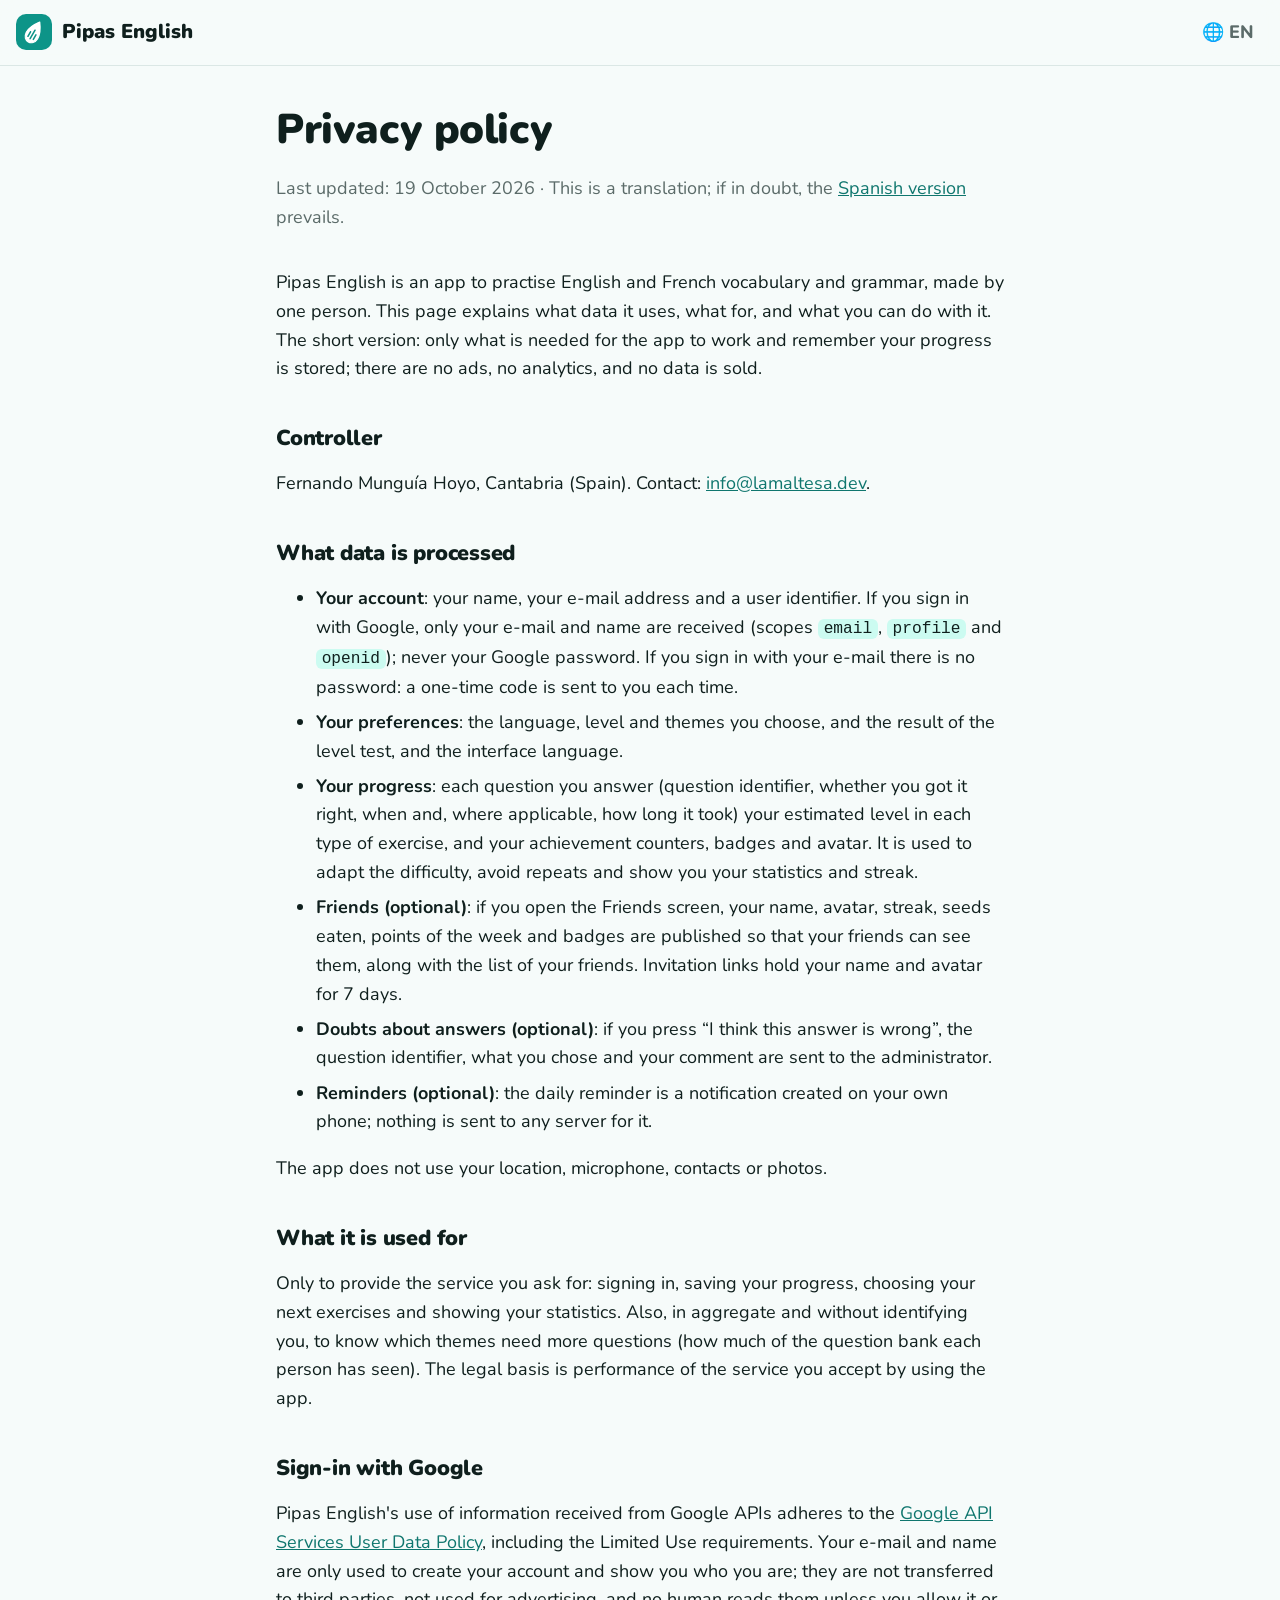
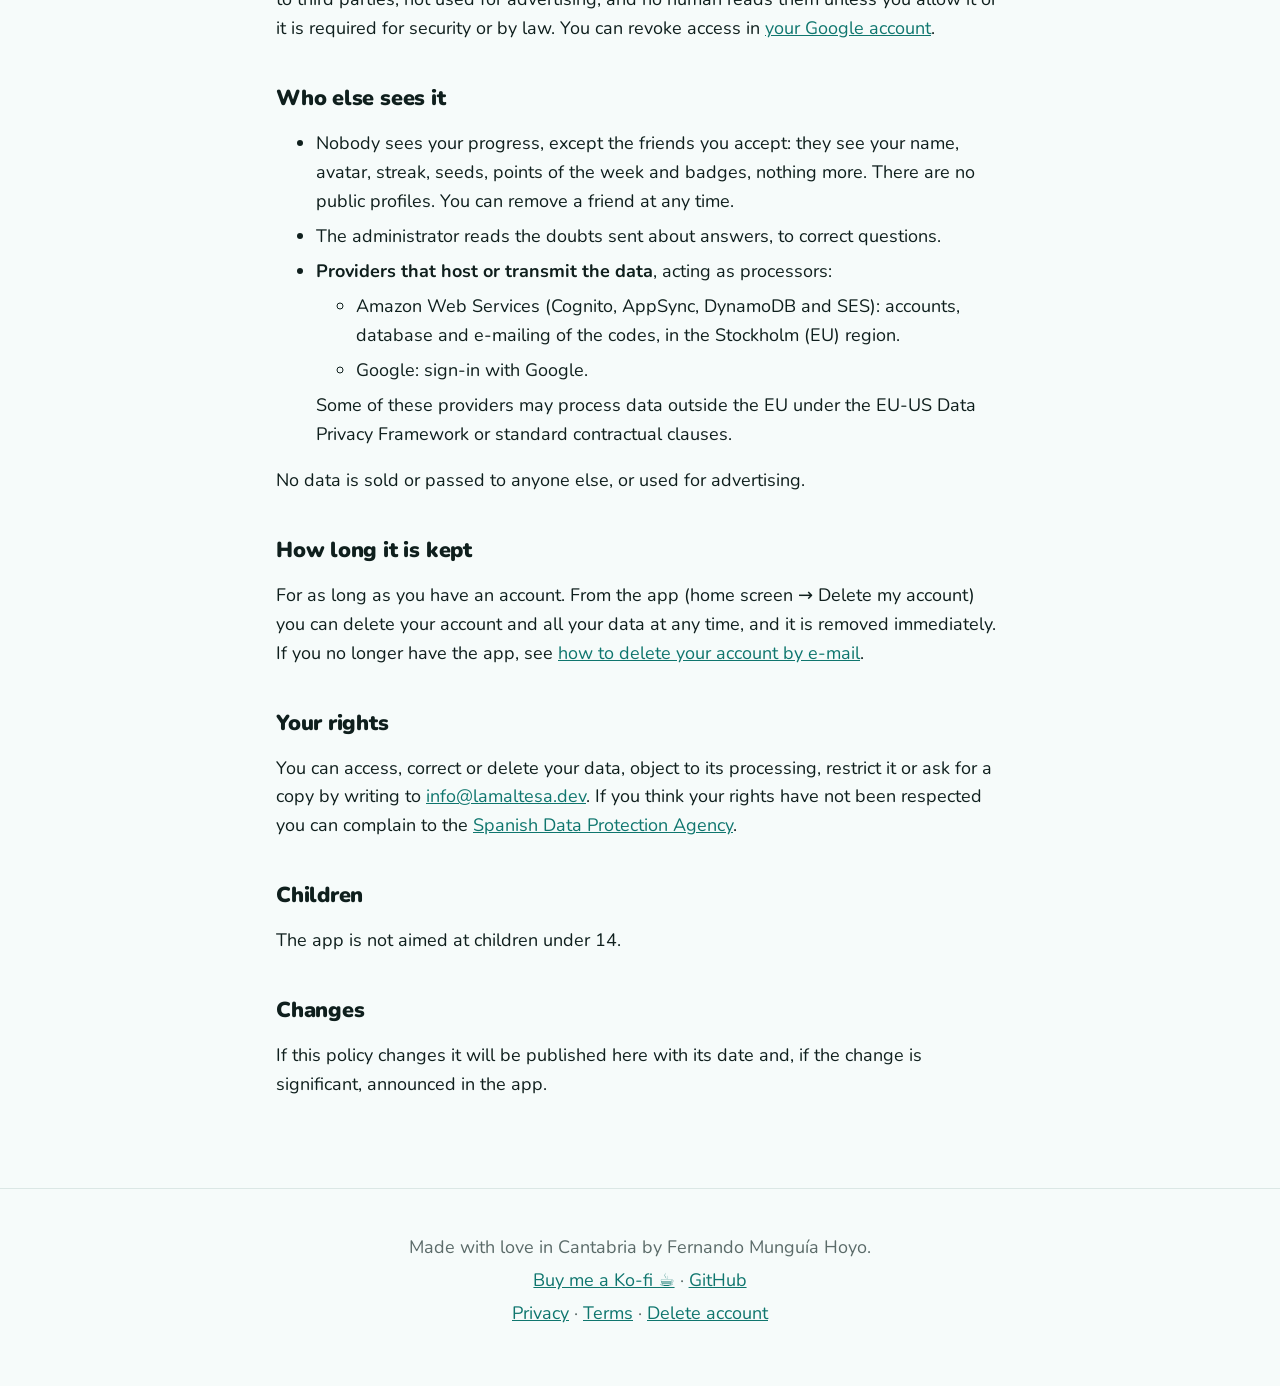
<file: docs/privacidad.html>
<!doctype html>
<html lang="en">
<head>
  <meta charset="utf-8">
  <meta name="viewport" content="width=device-width, initial-scale=1">
  <script>
    // Send the browser to its own language, unless one was picked by hand (see the end of the page).
    (() => {
      // ?lang=en always shows the English page (a stable link for stores and for sharing).
      if (new URLSearchParams(location.search).get('lang') === 'en') return;
      const langs = ["es"];
      let lang = null;
      try { lang = localStorage.getItem('lang'); } catch {}
      if (!lang) lang = (navigator.languages || [navigator.language]).map((l) => (l || '').slice(0, 2).toLowerCase())
        .find((l) => l === 'en' || langs.includes(l));
      if (langs.includes(lang)) location.replace(lang + '/' + location.pathname.split('/').pop() + location.search + location.hash);
    })();
  </script>
  <title>Privacy policy · Pipas English</title>
  <meta name="description" content="What data Pipas English uses, what for, and how to delete it.">
  <meta name="theme-color" content="#0d9488">
  <meta property="og:title" content="Privacy policy · Pipas English">
  <meta property="og:description" content="What data Pipas English uses, what for, and how to delete it.">
  <meta property="og:image" content="https://pipasenglish.lamaltesa.dev/icon-512.png">
  <meta property="og:type" content="website">
  <link rel="alternate" hreflang="en" href="https://pipasenglish.lamaltesa.dev/privacidad.html">
  <link rel="alternate" hreflang="es" href="https://pipasenglish.lamaltesa.dev/es/privacidad.html">
  <link rel="alternate" hreflang="x-default" href="https://pipasenglish.lamaltesa.dev/privacidad.html">
  <link rel="icon" href="logo-mark.svg" type="image/svg+xml">
  <link rel="apple-touch-icon" href="apple-touch-icon.png">
  <link rel="preconnect" href="https://fonts.googleapis.com">
  <link rel="preconnect" href="https://fonts.gstatic.com" crossorigin>
  <link href="https://fonts.googleapis.com/css2?family=Nunito:wght@400;600;700;800;900&display=swap" rel="stylesheet">
  <link rel="stylesheet" href="style.css">
</head>
<body>
  <header class="topbar">
    <a class="brand" href="./">
      <img src="logo-mark.svg" alt="" width="36" height="36">
      <span>Pipas English</span>
    </a>
    <div class="topbar-end">
      
      <details class="lang">
        <summary aria-label="Language">🌐 EN</summary>
        <ul><li><a href="privacidad.html" hreflang="en" lang="en" data-lang="en" aria-current="true">English</a></li><li><a href="es/privacidad.html" hreflang="es" lang="es" data-lang="es">Español</a></li></ul>
      </details>
    </div>
  </header>

  <main>
    <section class="legal">
      <h1>Privacy policy</h1>
      <p class="updated">Last updated: 19 October 2026 · This is a translation; if in doubt, the
      <a href="es/privacidad.html">Spanish version</a> prevails.</p>

      <p>Pipas English is an app to practise English and French vocabulary and grammar, made by one person.
      This page explains what data it uses, what for, and what you can do with it. The short version: only what is needed
      for the app to work and remember your progress is stored; there are no ads, no analytics, and no data is sold.</p>

      <h2>Controller</h2>
      <p>Fernando Munguía Hoyo, Cantabria (Spain). Contact: <a href="mailto:info@lamaltesa.dev">info@lamaltesa.dev</a>.</p>

      <h2>What data is processed</h2>
      <ul>
        <li><b>Your account</b>: your name, your e-mail address and a user identifier. If you sign in with Google, only your e-mail
          and name are received (scopes <code>email</code>, <code>profile</code> and <code>openid</code>); never your Google password. If you sign in with your
          e-mail there is no password: a one-time code is sent to you each time.</li>
        <li><b>Your preferences</b>: the language, level and themes you choose, and the result of the level test, and the interface language.</li>
        <li><b>Your progress</b>: each question you answer (question identifier, whether you got it right, when and, where applicable, how long it took)
          your estimated level in each type of exercise, and your achievement counters, badges and avatar. It is used to adapt the difficulty, avoid repeats and show you your statistics and streak.</li>
        <li><b>Friends (optional)</b>: if you open the Friends screen, your name, avatar, streak, seeds eaten, points of the week and badges
          are published so that your friends can see them, along with the list of your friends. Invitation links hold your name and avatar for 7 days.</li>
        <li><b>Doubts about answers (optional)</b>: if you press “I think this answer is wrong”, the question identifier, what you chose and your comment are sent to the administrator.</li>
        <li><b>Reminders (optional)</b>: the daily reminder is a notification created on your own phone; nothing is sent to any server for it.</li>
      </ul>
      <p>The app does not use your location, microphone, contacts or photos.</p>

      <h2>What it is used for</h2>
      <p>Only to provide the service you ask for: signing in, saving your progress, choosing your next exercises and showing your statistics.
      Also, in aggregate and without identifying you, to know which themes need more questions (how much of the question bank each person has seen).
      The legal basis is performance of the service you accept by using the app.</p>

      <h2>Sign-in with Google</h2>
      <p>Pipas English's use of information received from Google APIs adheres to the
      <a href="https://developers.google.com/terms/api-services-user-data-policy">Google API Services User Data Policy</a>, including the Limited Use requirements.
      Your e-mail and name are only used to create your account and show you who you are; they are not transferred to third parties, not used for advertising,
      and no human reads them unless you allow it or it is required for security or by law. You can revoke access in
      <a href="https://myaccount.google.com/permissions">your Google account</a>.</p>

      <h2>Who else sees it</h2>
      <ul>
        <li>Nobody sees your progress, except the friends you accept: they see your name, avatar, streak, seeds, points of the week and badges, nothing more. There are no public profiles. You can remove a friend at any time.</li>
        <li>The administrator reads the doubts sent about answers, to correct questions.</li>
        <li><b>Providers that host or transmit the data</b>, acting as processors:
          <ul>
            <li>Amazon Web Services (Cognito, AppSync, DynamoDB and SES): accounts, database and e-mailing of the codes, in the Stockholm (EU) region.</li>
            <li>Google: sign-in with Google.</li>
          </ul>
          Some of these providers may process data outside the EU under the EU-US Data Privacy Framework or standard contractual clauses.</li>
      </ul>
      <p>No data is sold or passed to anyone else, or used for advertising.</p>

      <h2>How long it is kept</h2>
      <p>For as long as you have an account. From the app (home screen → Delete my account) you can delete your account and all your data at any time,
      and it is removed immediately. If you no longer have the app, see <a href="borrar-cuenta.html">how to delete your account by e-mail</a>.</p>

      <h2>Your rights</h2>
      <p>You can access, correct or delete your data, object to its processing, restrict it or ask for a copy by writing to
      <a href="mailto:info@lamaltesa.dev">info@lamaltesa.dev</a>. If you think your rights have not been respected you can complain to the
      <a href="https://www.aepd.es">Spanish Data Protection Agency</a>.</p>

      <h2>Children</h2>
      <p>The app is not aimed at children under 14.</p>

      <h2>Changes</h2>
      <p>If this policy changes it will be published here with its date and, if the change is significant, announced in the app.</p>
    </section>

  </main>

  <footer>
    <p>Made with love in Cantabria by Fernando Munguía Hoyo.</p>
    <p>
      <a href="https://ko-fi.com/fernandomunguia">Buy me a Ko-fi ☕</a>
      · <a href="https://github.com/cmaltes">GitHub</a>
    </p>
    <p><a href="privacidad.html">Privacy</a> · <a href="condiciones.html">Terms</a> · <a href="borrar-cuenta.html">Delete account</a></p>
  </footer>

  <script>
    // A language picked by hand wins over the browser's one from then on.
    document.querySelectorAll('[data-lang]').forEach((link) =>
      link.addEventListener('click', () => {
        try { localStorage.setItem('lang', link.dataset.lang); } catch {}
      }),
    );
  </script>
</body>
</html>
</file>
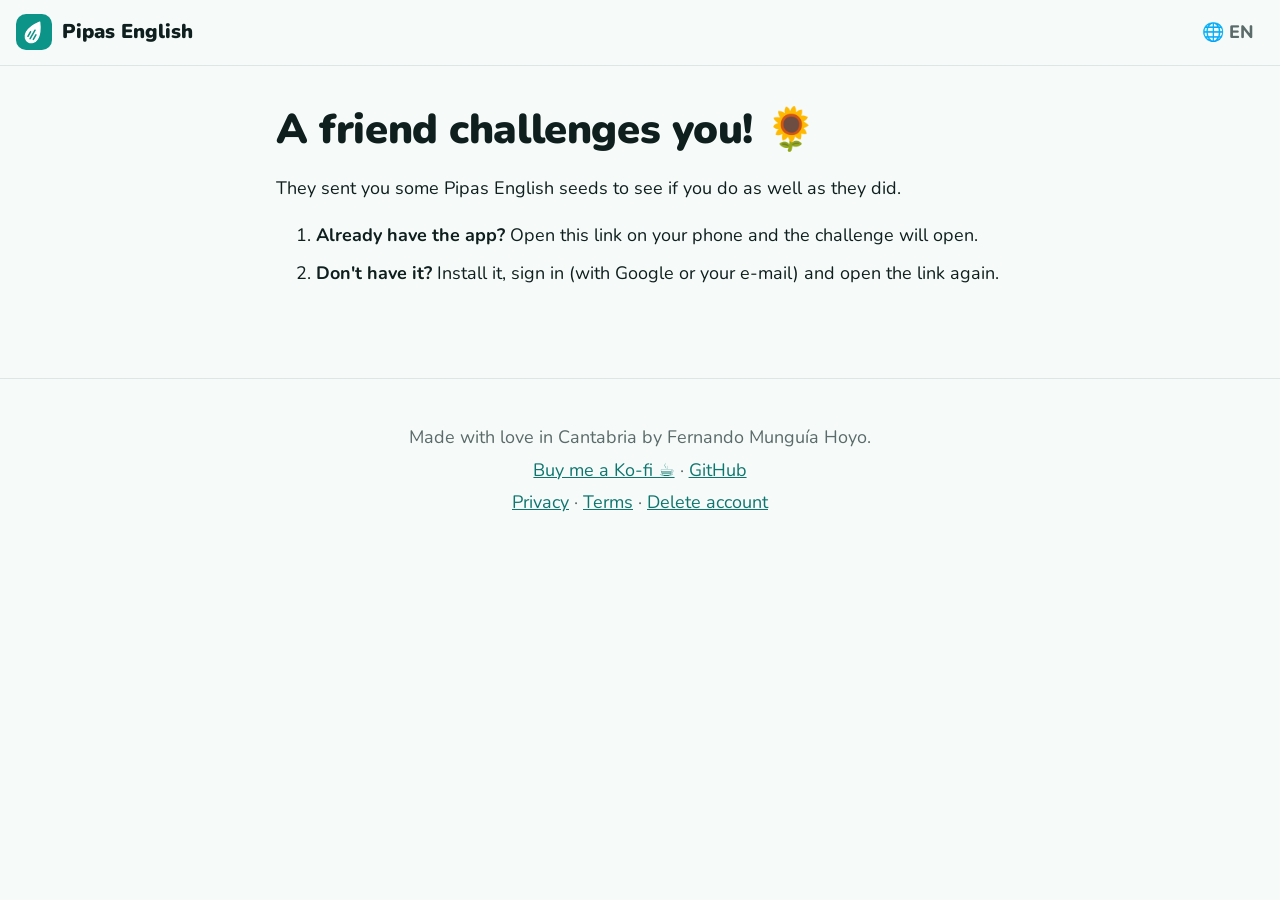
<file: docs/reto.html>
<!doctype html>
<html lang="en">
<head>
  <meta charset="utf-8">
  <meta name="viewport" content="width=device-width, initial-scale=1">
  <script>
    // Send the browser to its own language, unless one was picked by hand (see the end of the page).
    (() => {
      // ?lang=en always shows the English page (a stable link for stores and for sharing).
      if (new URLSearchParams(location.search).get('lang') === 'en') return;
      const langs = ["es"];
      let lang = null;
      try { lang = localStorage.getItem('lang'); } catch {}
      if (!lang) lang = (navigator.languages || [navigator.language]).map((l) => (l || '').slice(0, 2).toLowerCase())
        .find((l) => l === 'en' || langs.includes(l));
      if (langs.includes(lang)) location.replace(lang + '/' + location.pathname.split('/').pop() + location.search + location.hash);
    })();
  </script>
  <title>A friend challenges you on Pipas English</title>
  <meta name="description" content="A friend has challenged you to answer the same questions they did.">
  <meta name="theme-color" content="#0d9488">
  <meta property="og:title" content="A friend challenges you on Pipas English">
  <meta property="og:description" content="A friend has challenged you to answer the same questions they did.">
  <meta property="og:image" content="https://pipasenglish.lamaltesa.dev/icon-512.png">
  <meta property="og:type" content="website">
  <link rel="alternate" hreflang="en" href="https://pipasenglish.lamaltesa.dev/reto.html">
  <link rel="alternate" hreflang="es" href="https://pipasenglish.lamaltesa.dev/es/reto.html">
  <link rel="alternate" hreflang="x-default" href="https://pipasenglish.lamaltesa.dev/reto.html">
  <link rel="icon" href="logo-mark.svg" type="image/svg+xml">
  <link rel="apple-touch-icon" href="apple-touch-icon.png">
  <link rel="preconnect" href="https://fonts.googleapis.com">
  <link rel="preconnect" href="https://fonts.gstatic.com" crossorigin>
  <link href="https://fonts.googleapis.com/css2?family=Nunito:wght@400;600;700;800;900&display=swap" rel="stylesheet">
  <link rel="stylesheet" href="style.css">
</head>
<body>
  <header class="topbar">
    <a class="brand" href="./">
      <img src="logo-mark.svg" alt="" width="36" height="36">
      <span>Pipas English</span>
    </a>
    <div class="topbar-end">
      
      <details class="lang">
        <summary aria-label="Language">🌐 EN</summary>
        <ul><li><a href="reto.html" hreflang="en" lang="en" data-lang="en" aria-current="true">English</a></li><li><a href="es/reto.html" hreflang="es" lang="es" data-lang="es">Español</a></li></ul>
      </details>
    </div>
  </header>

  <main>
    <section class="legal">
      <h1>A friend challenges you! 🌻</h1>
      <p>They sent you some Pipas English seeds to see if you do as well as they did.</p>
      <ol class="invite-steps">
        <li><b>Already have the app?</b> Open this link on your phone and the challenge will open.</li>
        <li><b>Don't have it?</b> Install it, sign in (with Google or your e-mail) and open the link again.</li>
      </ol>
    </section>
    <style>
      .invite-steps li { margin: 0.5em 0; }
    </style>

  </main>

  <footer>
    <p>Made with love in Cantabria by Fernando Munguía Hoyo.</p>
    <p>
      <a href="https://ko-fi.com/fernandomunguia">Buy me a Ko-fi ☕</a>
      · <a href="https://github.com/cmaltes">GitHub</a>
    </p>
    <p><a href="privacidad.html">Privacy</a> · <a href="condiciones.html">Terms</a> · <a href="borrar-cuenta.html">Delete account</a></p>
  </footer>

  <script>
    // A language picked by hand wins over the browser's one from then on.
    document.querySelectorAll('[data-lang]').forEach((link) =>
      link.addEventListener('click', () => {
        try { localStorage.setItem('lang', link.dataset.lang); } catch {}
      }),
    );
  </script>
</body>
</html>
</file>
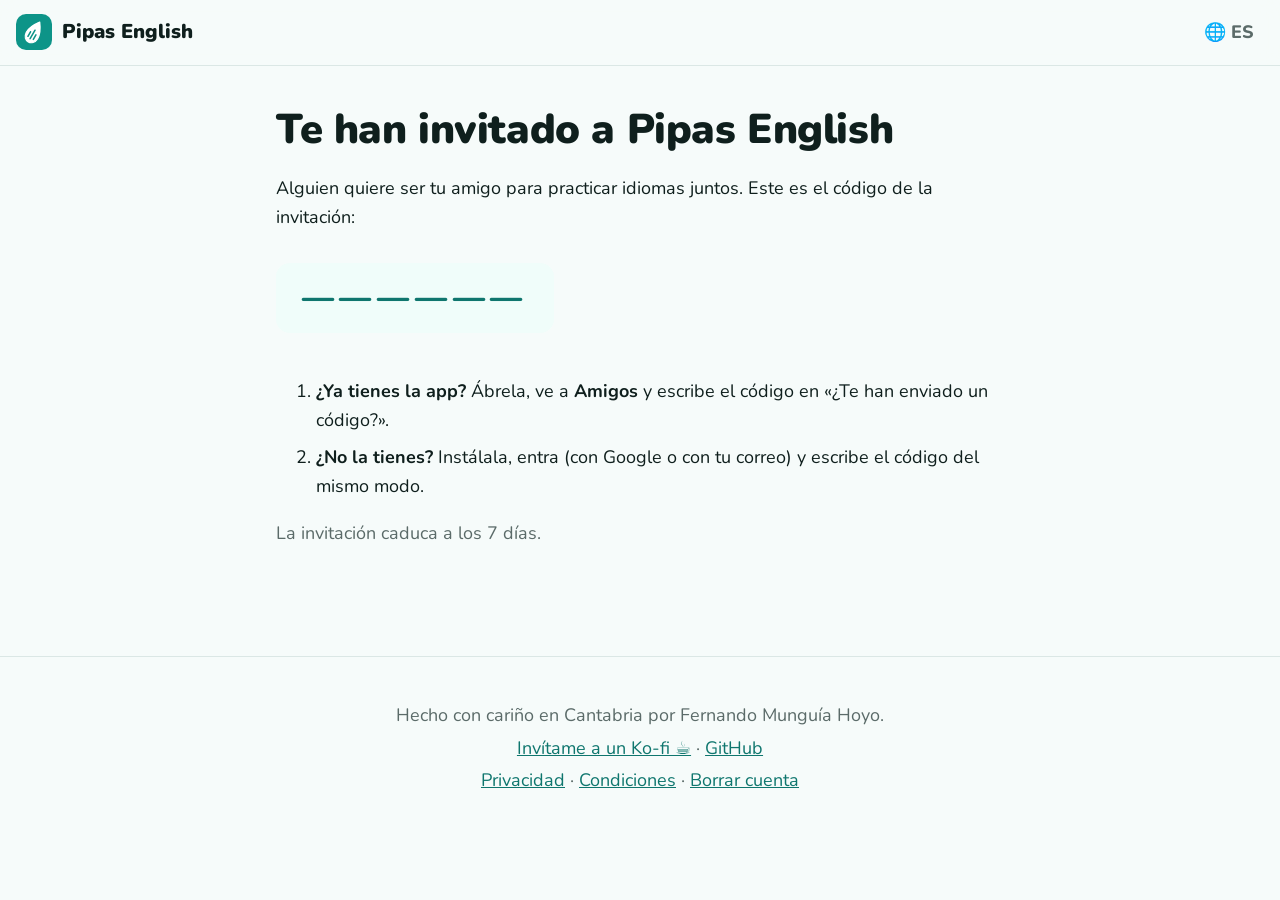
<file: docs/es/amigo.html>
<!doctype html>
<html lang="es">
<head>
  <meta charset="utf-8">
  <meta name="viewport" content="width=device-width, initial-scale=1">
  
  <title>Te han invitado a Pipas English</title>
  <meta name="description" content="Alguien quiere ser tu amigo en Pipas English.">
  <meta name="theme-color" content="#0d9488">
  <meta property="og:title" content="Te han invitado a Pipas English">
  <meta property="og:description" content="Alguien quiere ser tu amigo en Pipas English.">
  <meta property="og:image" content="https://pipasenglish.lamaltesa.dev/icon-512.png">
  <meta property="og:type" content="website">
  <link rel="alternate" hreflang="en" href="https://pipasenglish.lamaltesa.dev/amigo.html">
  <link rel="alternate" hreflang="es" href="https://pipasenglish.lamaltesa.dev/es/amigo.html">
  <link rel="alternate" hreflang="x-default" href="https://pipasenglish.lamaltesa.dev/amigo.html">
  <link rel="icon" href="../logo-mark.svg" type="image/svg+xml">
  <link rel="apple-touch-icon" href="../apple-touch-icon.png">
  <link rel="preconnect" href="https://fonts.googleapis.com">
  <link rel="preconnect" href="https://fonts.gstatic.com" crossorigin>
  <link href="https://fonts.googleapis.com/css2?family=Nunito:wght@400;600;700;800;900&display=swap" rel="stylesheet">
  <link rel="stylesheet" href="../style.css">
</head>
<body>
  <header class="topbar">
    <a class="brand" href="./">
      <img src="../logo-mark.svg" alt="" width="36" height="36">
      <span>Pipas English</span>
    </a>
    <div class="topbar-end">
      
      <details class="lang">
        <summary aria-label="Idioma">🌐 ES</summary>
        <ul><li><a href="../amigo.html" hreflang="en" lang="en" data-lang="en">English</a></li><li><a href="../es/amigo.html" hreflang="es" lang="es" data-lang="es" aria-current="true">Español</a></li></ul>
      </details>
    </div>
  </header>

  <main>
    <section class="legal">
      <h1>Te han invitado a Pipas English</h1>
      <p>Alguien quiere ser tu amigo para practicar idiomas juntos. Este es el código de la invitación:</p>
      <p><span class="invite-code" id="code">——————</span></p>
      <ol class="invite-steps">
        <li><b>¿Ya tienes la app?</b> Ábrela, ve a <b>Amigos</b> y escribe el código en «¿Te han enviado un código?».</li>
        <li><b>¿No la tienes?</b> Instálala, entra (con Google o con tu correo) y escribe el código del mismo modo.</li>
      </ol>
      <p class="updated">La invitación caduca a los 7 días.</p>
    </section>
    <style>
      .invite-code {
        display: inline-block; margin: 0.4em 0 0.8em; padding: 0.3em 0.8em; border-radius: 14px;
        background: #f0fdfa; color: #0f766e; font-size: 2rem; font-weight: 900; letter-spacing: 0.18em;
      }
      .invite-steps li { margin: 0.5em 0; }
    </style>
    <script>
      // Android opens these links straight in the app (App Links); this page is only seen without it.
      const code = new URLSearchParams(location.search).get('c');
      if (code) document.getElementById('code').textContent = code.toUpperCase().replace(/[^0-9A-Z]/g, '');
    </script>

  </main>

  <footer>
    <p>Hecho con cariño en Cantabria por Fernando Munguía Hoyo.</p>
    <p>
      <a href="https://ko-fi.com/fernandomunguia">Invítame a un Ko-fi ☕</a>
      · <a href="https://github.com/cmaltes">GitHub</a>
    </p>
    <p><a href="privacidad.html">Privacidad</a> · <a href="condiciones.html">Condiciones</a> · <a href="borrar-cuenta.html">Borrar cuenta</a></p>
  </footer>

  <script>
    // A language picked by hand wins over the browser's one from then on.
    document.querySelectorAll('[data-lang]').forEach((link) =>
      link.addEventListener('click', () => {
        try { localStorage.setItem('lang', link.dataset.lang); } catch {}
      }),
    );
  </script>
</body>
</html>
</file>
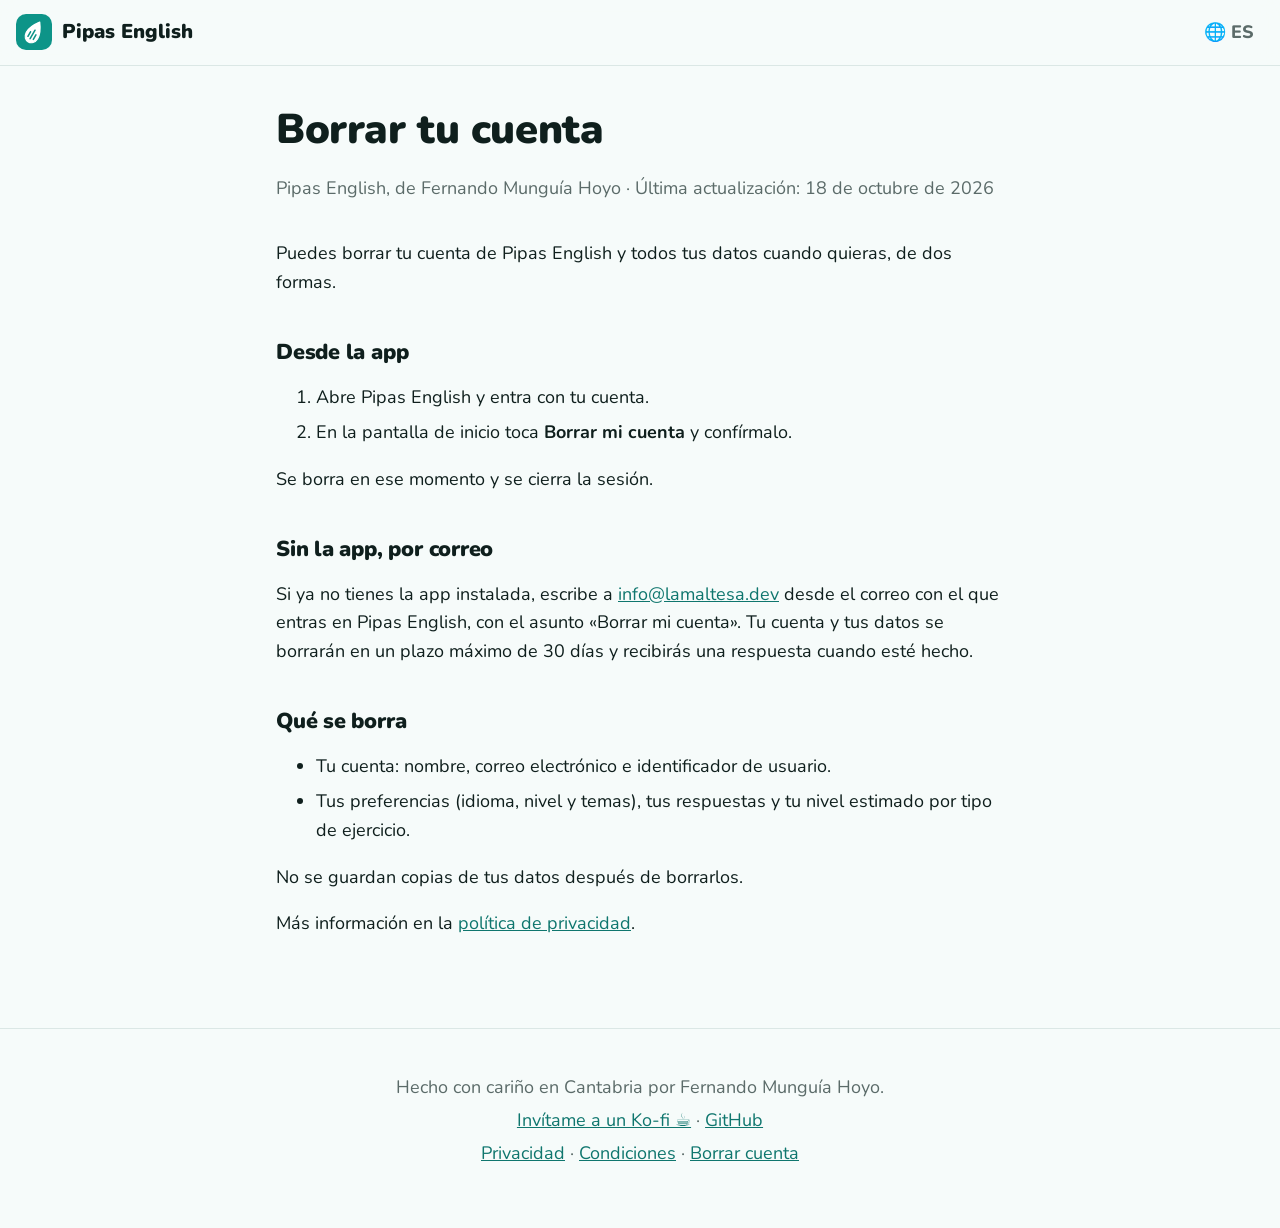
<file: docs/es/borrar-cuenta.html>
<!doctype html>
<html lang="es">
<head>
  <meta charset="utf-8">
  <meta name="viewport" content="width=device-width, initial-scale=1">
  
  <title>Borrar tu cuenta · Pipas English</title>
  <meta name="description" content="Cómo borrar tu cuenta de Pipas English y todos tus datos, desde la app o por correo.">
  <meta name="theme-color" content="#0d9488">
  <meta property="og:title" content="Borrar tu cuenta · Pipas English">
  <meta property="og:description" content="Cómo borrar tu cuenta de Pipas English y todos tus datos, desde la app o por correo.">
  <meta property="og:image" content="https://pipasenglish.lamaltesa.dev/icon-512.png">
  <meta property="og:type" content="website">
  <link rel="alternate" hreflang="en" href="https://pipasenglish.lamaltesa.dev/borrar-cuenta.html">
  <link rel="alternate" hreflang="es" href="https://pipasenglish.lamaltesa.dev/es/borrar-cuenta.html">
  <link rel="alternate" hreflang="x-default" href="https://pipasenglish.lamaltesa.dev/borrar-cuenta.html">
  <link rel="icon" href="../logo-mark.svg" type="image/svg+xml">
  <link rel="apple-touch-icon" href="../apple-touch-icon.png">
  <link rel="preconnect" href="https://fonts.googleapis.com">
  <link rel="preconnect" href="https://fonts.gstatic.com" crossorigin>
  <link href="https://fonts.googleapis.com/css2?family=Nunito:wght@400;600;700;800;900&display=swap" rel="stylesheet">
  <link rel="stylesheet" href="../style.css">
</head>
<body>
  <header class="topbar">
    <a class="brand" href="./">
      <img src="../logo-mark.svg" alt="" width="36" height="36">
      <span>Pipas English</span>
    </a>
    <div class="topbar-end">
      
      <details class="lang">
        <summary aria-label="Idioma">🌐 ES</summary>
        <ul><li><a href="../borrar-cuenta.html" hreflang="en" lang="en" data-lang="en">English</a></li><li><a href="../es/borrar-cuenta.html" hreflang="es" lang="es" data-lang="es" aria-current="true">Español</a></li></ul>
      </details>
    </div>
  </header>

  <main>
    <section class="legal">
      <h1>Borrar tu cuenta</h1>
      <p class="updated">Pipas English, de Fernando Munguía Hoyo · Última actualización: 18 de octubre de 2026</p>

      <p>Puedes borrar tu cuenta de Pipas English y todos tus datos cuando quieras, de dos formas.</p>

      <h2>Desde la app</h2>
      <ol>
        <li>Abre Pipas English y entra con tu cuenta.</li>
        <li>En la pantalla de inicio toca <b>Borrar mi cuenta</b> y confírmalo.</li>
      </ol>
      <p>Se borra en ese momento y se cierra la sesión.</p>

      <h2>Sin la app, por correo</h2>
      <p>Si ya no tienes la app instalada, escribe a
      <a href="mailto:info@lamaltesa.dev?subject=Borrar%20mi%20cuenta%20de%20Pipas%20English">info@lamaltesa.dev</a>
      desde el correo con el que entras en Pipas English, con el asunto «Borrar mi cuenta». Tu cuenta y tus datos se
      borrarán en un plazo máximo de 30 días y recibirás una respuesta cuando esté hecho.</p>

      <h2>Qué se borra</h2>
      <ul>
        <li>Tu cuenta: nombre, correo electrónico e identificador de usuario.</li>
        <li>Tus preferencias (idioma, nivel y temas), tus respuestas y tu nivel estimado por tipo de ejercicio.</li>
      </ul>
      <p>No se guardan copias de tus datos después de borrarlos.</p>

      <p>Más información en la <a href="privacidad.html">política de privacidad</a>.</p>
    </section>

  </main>

  <footer>
    <p>Hecho con cariño en Cantabria por Fernando Munguía Hoyo.</p>
    <p>
      <a href="https://ko-fi.com/fernandomunguia">Invítame a un Ko-fi ☕</a>
      · <a href="https://github.com/cmaltes">GitHub</a>
    </p>
    <p><a href="privacidad.html">Privacidad</a> · <a href="condiciones.html">Condiciones</a> · <a href="borrar-cuenta.html">Borrar cuenta</a></p>
  </footer>

  <script>
    // A language picked by hand wins over the browser's one from then on.
    document.querySelectorAll('[data-lang]').forEach((link) =>
      link.addEventListener('click', () => {
        try { localStorage.setItem('lang', link.dataset.lang); } catch {}
      }),
    );
  </script>
</body>
</html>
</file>
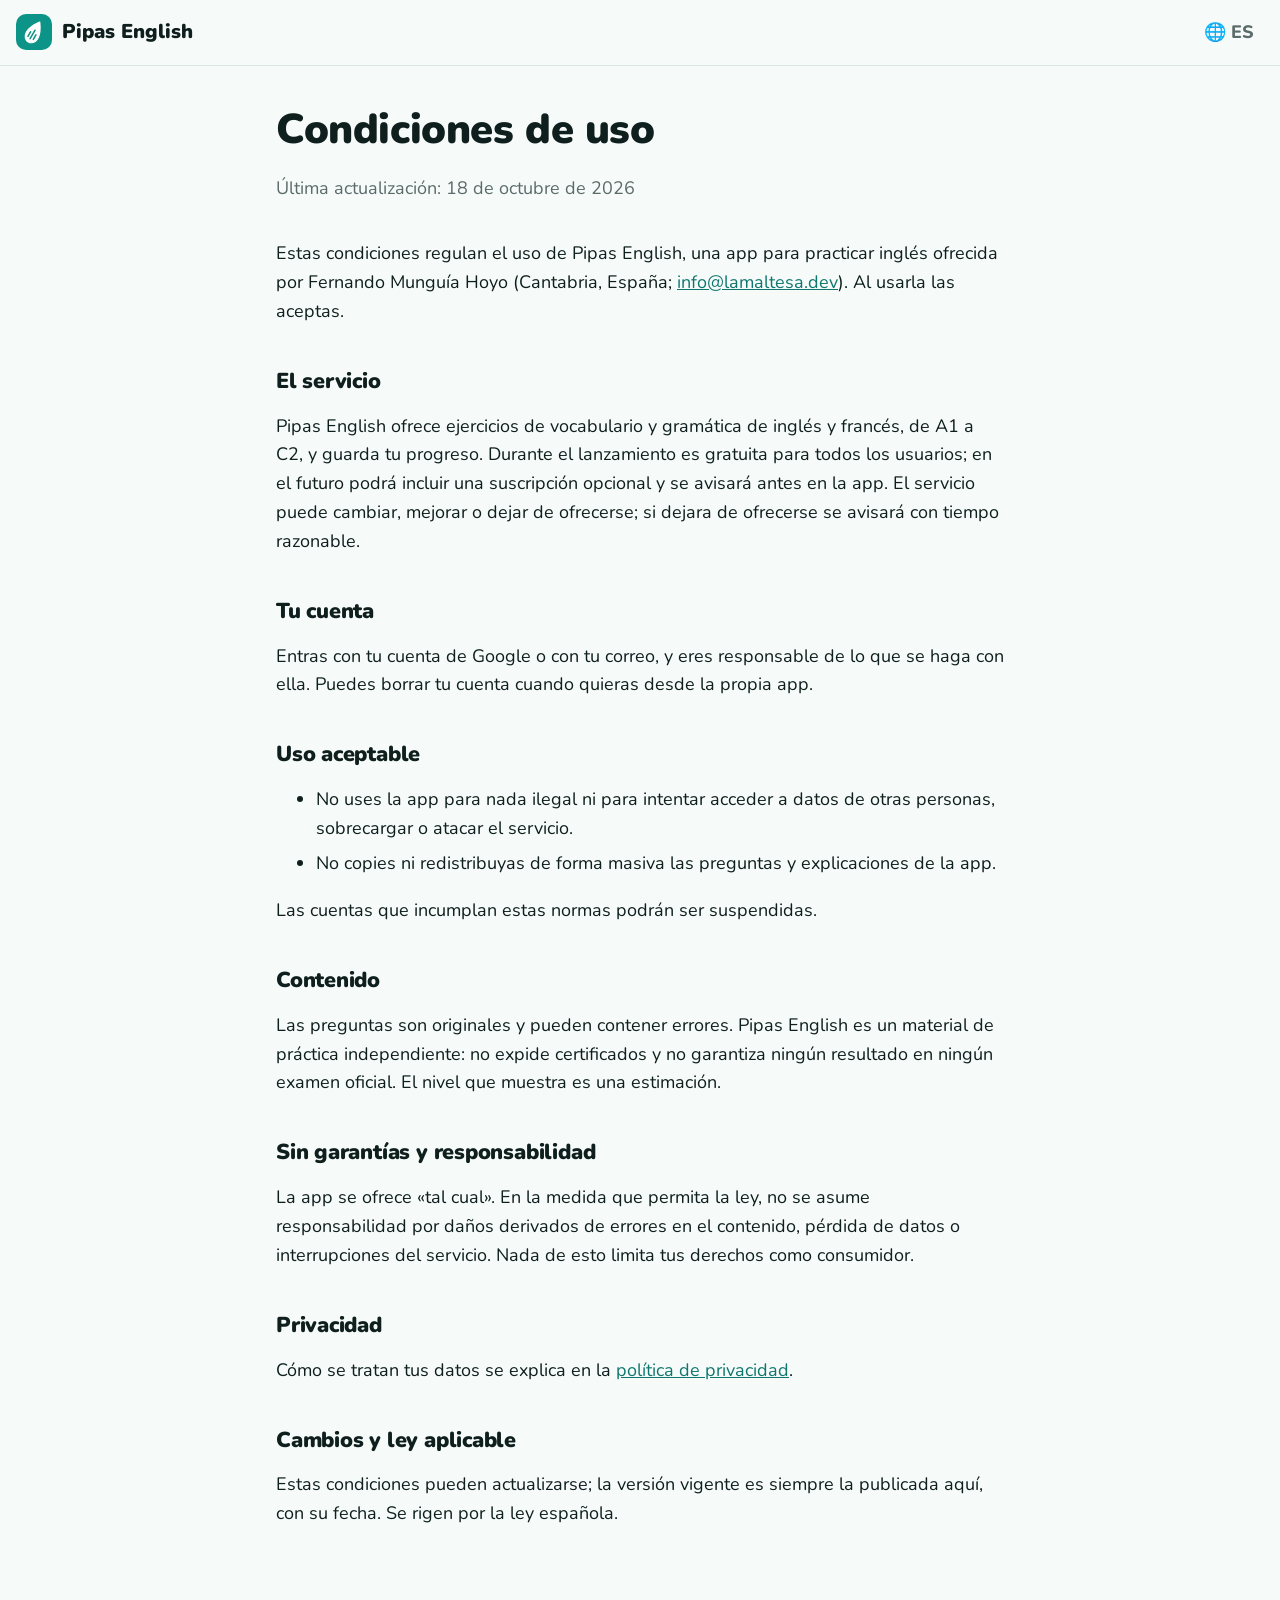
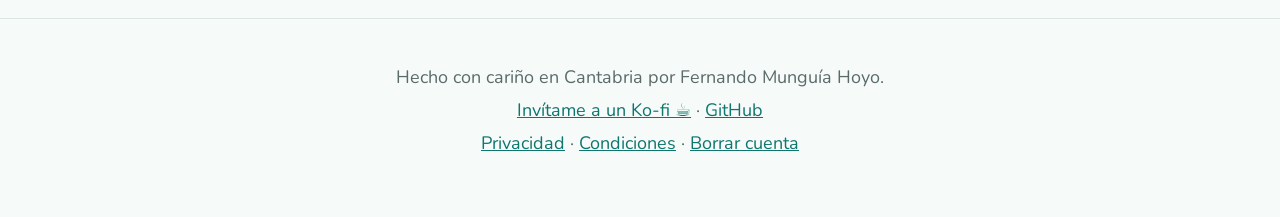
<file: docs/es/condiciones.html>
<!doctype html>
<html lang="es">
<head>
  <meta charset="utf-8">
  <meta name="viewport" content="width=device-width, initial-scale=1">
  
  <title>Condiciones de uso · Pipas English</title>
  <meta name="description" content="Condiciones de uso de la app Pipas English.">
  <meta name="theme-color" content="#0d9488">
  <meta property="og:title" content="Condiciones de uso · Pipas English">
  <meta property="og:description" content="Condiciones de uso de la app Pipas English.">
  <meta property="og:image" content="https://pipasenglish.lamaltesa.dev/icon-512.png">
  <meta property="og:type" content="website">
  <link rel="alternate" hreflang="en" href="https://pipasenglish.lamaltesa.dev/condiciones.html">
  <link rel="alternate" hreflang="es" href="https://pipasenglish.lamaltesa.dev/es/condiciones.html">
  <link rel="alternate" hreflang="x-default" href="https://pipasenglish.lamaltesa.dev/condiciones.html">
  <link rel="icon" href="../logo-mark.svg" type="image/svg+xml">
  <link rel="apple-touch-icon" href="../apple-touch-icon.png">
  <link rel="preconnect" href="https://fonts.googleapis.com">
  <link rel="preconnect" href="https://fonts.gstatic.com" crossorigin>
  <link href="https://fonts.googleapis.com/css2?family=Nunito:wght@400;600;700;800;900&display=swap" rel="stylesheet">
  <link rel="stylesheet" href="../style.css">
</head>
<body>
  <header class="topbar">
    <a class="brand" href="./">
      <img src="../logo-mark.svg" alt="" width="36" height="36">
      <span>Pipas English</span>
    </a>
    <div class="topbar-end">
      
      <details class="lang">
        <summary aria-label="Idioma">🌐 ES</summary>
        <ul><li><a href="../condiciones.html" hreflang="en" lang="en" data-lang="en">English</a></li><li><a href="../es/condiciones.html" hreflang="es" lang="es" data-lang="es" aria-current="true">Español</a></li></ul>
      </details>
    </div>
  </header>

  <main>
    <section class="legal">
      <h1>Condiciones de uso</h1>
      <p class="updated">Última actualización: 18 de octubre de 2026</p>

      <p>Estas condiciones regulan el uso de Pipas English, una app para practicar inglés ofrecida por Fernando Munguía Hoyo
      (Cantabria, España; <a href="mailto:info@lamaltesa.dev">info@lamaltesa.dev</a>). Al usarla las aceptas.</p>

      <h2>El servicio</h2>
      <p>Pipas English ofrece ejercicios de vocabulario y gramática de inglés y francés, de A1 a C2, y guarda tu progreso.
      Durante el lanzamiento es gratuita para todos los usuarios; en el futuro podrá incluir una suscripción opcional y se avisará antes en la app.
      El servicio puede cambiar, mejorar o dejar de ofrecerse; si dejara de ofrecerse se avisará con tiempo razonable.</p>

      <h2>Tu cuenta</h2>
      <p>Entras con tu cuenta de Google o con tu correo, y eres responsable de lo que se haga con ella. Puedes borrar tu cuenta cuando quieras desde la propia app.</p>

      <h2>Uso aceptable</h2>
      <ul>
        <li>No uses la app para nada ilegal ni para intentar acceder a datos de otras personas, sobrecargar o atacar el servicio.</li>
        <li>No copies ni redistribuyas de forma masiva las preguntas y explicaciones de la app.</li>
      </ul>
      <p>Las cuentas que incumplan estas normas podrán ser suspendidas.</p>

      <h2>Contenido</h2>
      <p>Las preguntas son originales y pueden contener errores. Pipas English es un material
      de práctica independiente: no expide certificados y no garantiza ningún resultado en ningún examen oficial. El nivel que muestra es una estimación.</p>

      <h2>Sin garantías y responsabilidad</h2>
      <p>La app se ofrece «tal cual». En la medida que permita la ley, no se asume responsabilidad por daños derivados de errores en el contenido,
      pérdida de datos o interrupciones del servicio. Nada de esto limita tus derechos como consumidor.</p>

      <h2>Privacidad</h2>
      <p>Cómo se tratan tus datos se explica en la <a href="privacidad.html">política de privacidad</a>.</p>

      <h2>Cambios y ley aplicable</h2>
      <p>Estas condiciones pueden actualizarse; la versión vigente es siempre la publicada aquí, con su fecha. Se rigen por la ley española.</p>
    </section>

  </main>

  <footer>
    <p>Hecho con cariño en Cantabria por Fernando Munguía Hoyo.</p>
    <p>
      <a href="https://ko-fi.com/fernandomunguia">Invítame a un Ko-fi ☕</a>
      · <a href="https://github.com/cmaltes">GitHub</a>
    </p>
    <p><a href="privacidad.html">Privacidad</a> · <a href="condiciones.html">Condiciones</a> · <a href="borrar-cuenta.html">Borrar cuenta</a></p>
  </footer>

  <script>
    // A language picked by hand wins over the browser's one from then on.
    document.querySelectorAll('[data-lang]').forEach((link) =>
      link.addEventListener('click', () => {
        try { localStorage.setItem('lang', link.dataset.lang); } catch {}
      }),
    );
  </script>
</body>
</html>
</file>
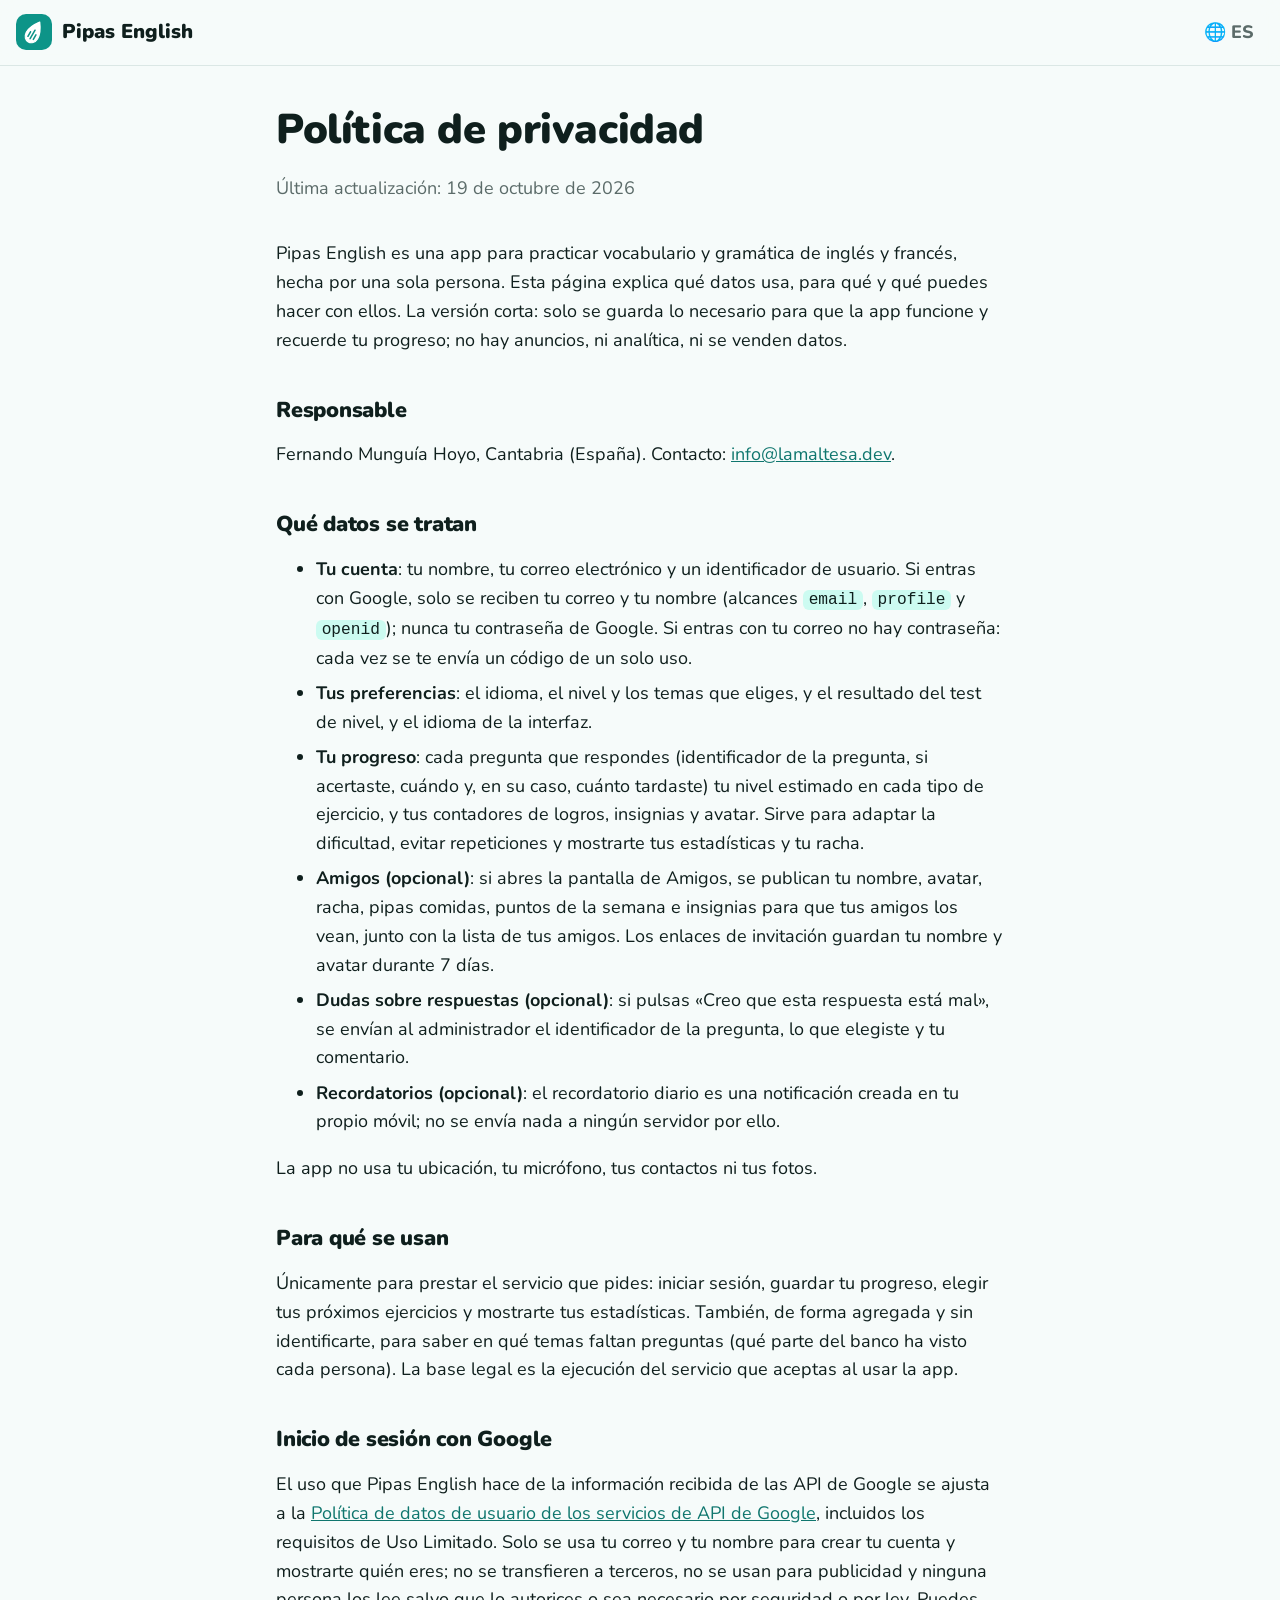
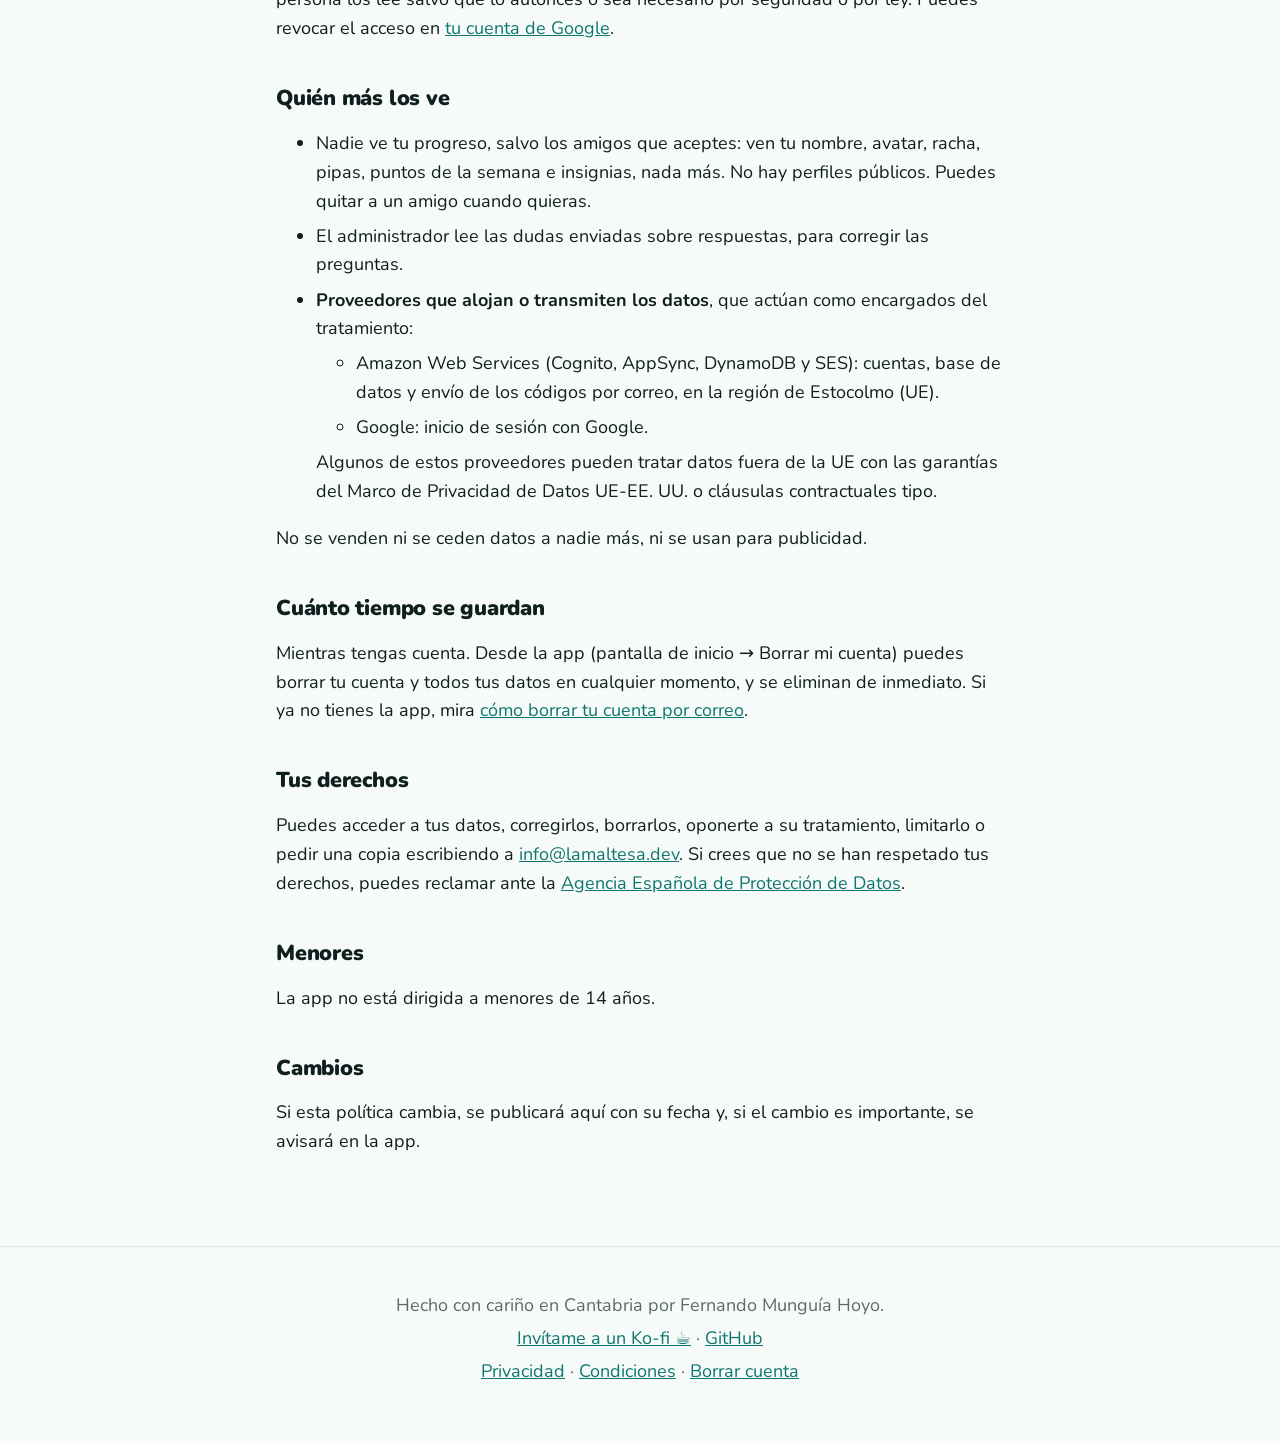
<file: docs/es/privacidad.html>
<!doctype html>
<html lang="es">
<head>
  <meta charset="utf-8">
  <meta name="viewport" content="width=device-width, initial-scale=1">
  
  <title>Política de privacidad · Pipas English</title>
  <meta name="description" content="Qué datos usa Pipas English, para qué y cómo borrarlos.">
  <meta name="theme-color" content="#0d9488">
  <meta property="og:title" content="Política de privacidad · Pipas English">
  <meta property="og:description" content="Qué datos usa Pipas English, para qué y cómo borrarlos.">
  <meta property="og:image" content="https://pipasenglish.lamaltesa.dev/icon-512.png">
  <meta property="og:type" content="website">
  <link rel="alternate" hreflang="en" href="https://pipasenglish.lamaltesa.dev/privacidad.html">
  <link rel="alternate" hreflang="es" href="https://pipasenglish.lamaltesa.dev/es/privacidad.html">
  <link rel="alternate" hreflang="x-default" href="https://pipasenglish.lamaltesa.dev/privacidad.html">
  <link rel="icon" href="../logo-mark.svg" type="image/svg+xml">
  <link rel="apple-touch-icon" href="../apple-touch-icon.png">
  <link rel="preconnect" href="https://fonts.googleapis.com">
  <link rel="preconnect" href="https://fonts.gstatic.com" crossorigin>
  <link href="https://fonts.googleapis.com/css2?family=Nunito:wght@400;600;700;800;900&display=swap" rel="stylesheet">
  <link rel="stylesheet" href="../style.css">
</head>
<body>
  <header class="topbar">
    <a class="brand" href="./">
      <img src="../logo-mark.svg" alt="" width="36" height="36">
      <span>Pipas English</span>
    </a>
    <div class="topbar-end">
      
      <details class="lang">
        <summary aria-label="Idioma">🌐 ES</summary>
        <ul><li><a href="../privacidad.html" hreflang="en" lang="en" data-lang="en">English</a></li><li><a href="../es/privacidad.html" hreflang="es" lang="es" data-lang="es" aria-current="true">Español</a></li></ul>
      </details>
    </div>
  </header>

  <main>
    <section class="legal">
      <h1>Política de privacidad</h1>
      <p class="updated">Última actualización: 19 de octubre de 2026</p>

      <p>Pipas English es una app para practicar vocabulario y gramática de inglés y francés, hecha por una sola
      persona. Esta página explica qué datos usa, para qué y qué puedes hacer con ellos. La versión corta: solo se guarda
      lo necesario para que la app funcione y recuerde tu progreso; no hay anuncios, ni analítica, ni se venden datos.</p>

      <h2>Responsable</h2>
      <p>Fernando Munguía Hoyo, Cantabria (España). Contacto: <a href="mailto:info@lamaltesa.dev">info@lamaltesa.dev</a>.</p>

      <h2>Qué datos se tratan</h2>
      <ul>
        <li><b>Tu cuenta</b>: tu nombre, tu correo electrónico y un identificador de usuario. Si entras con Google, solo se
          reciben tu correo y tu nombre (alcances <code>email</code>, <code>profile</code> y <code>openid</code>); nunca tu contraseña de Google.
          Si entras con tu correo no hay contraseña: cada vez se te envía un código de un solo uso.</li>
        <li><b>Tus preferencias</b>: el idioma, el nivel y los temas que eliges, y el resultado del test de nivel, y el idioma de la interfaz.</li>
        <li><b>Tu progreso</b>: cada pregunta que respondes (identificador de la pregunta, si acertaste, cuándo y, en su caso, cuánto
          tardaste) tu nivel estimado en cada tipo de ejercicio, y tus contadores de logros, insignias y avatar. Sirve para adaptar la dificultad, evitar repeticiones y mostrarte tus estadísticas y tu racha.</li>
        <li><b>Amigos (opcional)</b>: si abres la pantalla de Amigos, se publican tu nombre, avatar, racha, pipas comidas, puntos de la semana e insignias para que
          tus amigos los vean, junto con la lista de tus amigos. Los enlaces de invitación guardan tu nombre y avatar durante 7 días.</li>
        <li><b>Dudas sobre respuestas (opcional)</b>: si pulsas «Creo que esta respuesta está mal», se envían al administrador el identificador de la pregunta, lo que elegiste y tu comentario.</li>
        <li><b>Recordatorios (opcional)</b>: el recordatorio diario es una notificación creada en tu propio móvil; no se envía nada a ningún servidor por ello.</li>
      </ul>
      <p>La app no usa tu ubicación, tu micrófono, tus contactos ni tus fotos.</p>

      <h2>Para qué se usan</h2>
      <p>Únicamente para prestar el servicio que pides: iniciar sesión, guardar tu progreso, elegir tus próximos ejercicios y
      mostrarte tus estadísticas. También, de forma agregada y sin identificarte, para saber en qué temas faltan preguntas
      (qué parte del banco ha visto cada persona). La base legal es la ejecución del servicio que aceptas al usar la app.</p>

      <h2>Inicio de sesión con Google</h2>
      <p>El uso que Pipas English hace de la información recibida de las API de Google se ajusta a la
      <a href="https://developers.google.com/terms/api-services-user-data-policy">Política de datos de usuario de los servicios de API de Google</a>,
      incluidos los requisitos de Uso Limitado. Solo se usa tu correo y tu nombre para crear tu cuenta y mostrarte quién eres; no se transfieren
      a terceros, no se usan para publicidad y ninguna persona los lee salvo que lo autorices o sea necesario por seguridad o por ley.
      Puedes revocar el acceso en <a href="https://myaccount.google.com/permissions">tu cuenta de Google</a>.</p>

      <h2>Quién más los ve</h2>
      <ul>
        <li>Nadie ve tu progreso, salvo los amigos que aceptes: ven tu nombre, avatar, racha, pipas, puntos de la semana e insignias, nada más. No hay perfiles públicos. Puedes quitar a un amigo cuando quieras.</li>
        <li>El administrador lee las dudas enviadas sobre respuestas, para corregir las preguntas.</li>
        <li><b>Proveedores que alojan o transmiten los datos</b>, que actúan como encargados del tratamiento:
          <ul>
            <li>Amazon Web Services (Cognito, AppSync, DynamoDB y SES): cuentas, base de datos y envío de los códigos por correo, en la región de Estocolmo (UE).</li>
            <li>Google: inicio de sesión con Google.</li>
          </ul>
          Algunos de estos proveedores pueden tratar datos fuera de la UE con las garantías del Marco de Privacidad de Datos UE-EE. UU. o cláusulas contractuales tipo.</li>
      </ul>
      <p>No se venden ni se ceden datos a nadie más, ni se usan para publicidad.</p>

      <h2>Cuánto tiempo se guardan</h2>
      <p>Mientras tengas cuenta. Desde la app (pantalla de inicio → Borrar mi cuenta) puedes borrar tu cuenta y todos tus datos en cualquier
      momento, y se eliminan de inmediato. Si ya no tienes la app, mira <a href="borrar-cuenta.html">cómo borrar tu cuenta por correo</a>.</p>

      <h2>Tus derechos</h2>
      <p>Puedes acceder a tus datos, corregirlos, borrarlos, oponerte a su tratamiento, limitarlo o pedir una copia escribiendo a
      <a href="mailto:info@lamaltesa.dev">info@lamaltesa.dev</a>. Si crees que no se han respetado tus derechos, puedes reclamar ante la
      <a href="https://www.aepd.es">Agencia Española de Protección de Datos</a>.</p>

      <h2>Menores</h2>
      <p>La app no está dirigida a menores de 14 años.</p>

      <h2>Cambios</h2>
      <p>Si esta política cambia, se publicará aquí con su fecha y, si el cambio es importante, se avisará en la app.</p>
    </section>

  </main>

  <footer>
    <p>Hecho con cariño en Cantabria por Fernando Munguía Hoyo.</p>
    <p>
      <a href="https://ko-fi.com/fernandomunguia">Invítame a un Ko-fi ☕</a>
      · <a href="https://github.com/cmaltes">GitHub</a>
    </p>
    <p><a href="privacidad.html">Privacidad</a> · <a href="condiciones.html">Condiciones</a> · <a href="borrar-cuenta.html">Borrar cuenta</a></p>
  </footer>

  <script>
    // A language picked by hand wins over the browser's one from then on.
    document.querySelectorAll('[data-lang]').forEach((link) =>
      link.addEventListener('click', () => {
        try { localStorage.setItem('lang', link.dataset.lang); } catch {}
      }),
    );
  </script>
</body>
</html>
</file>
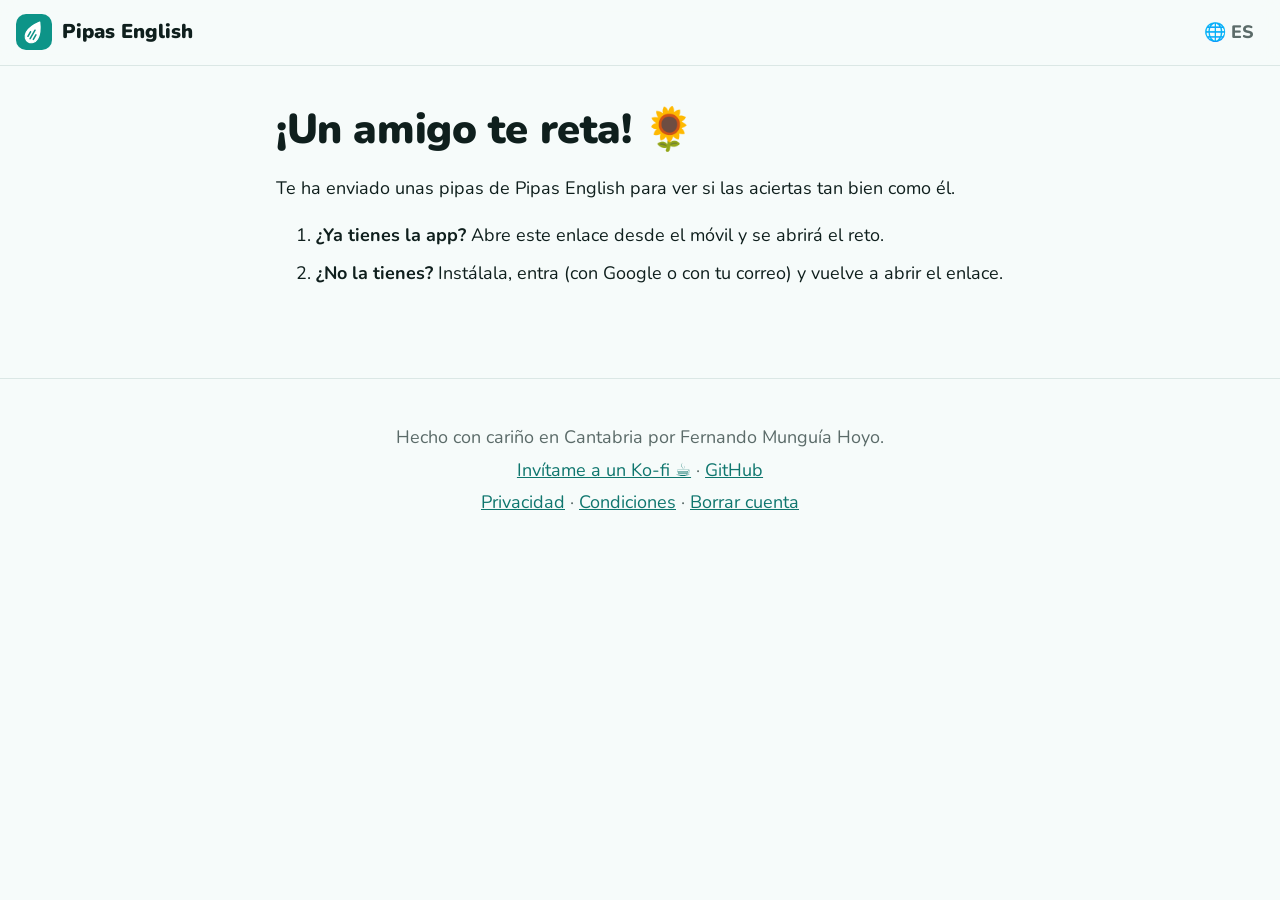
<file: docs/es/reto.html>
<!doctype html>
<html lang="es">
<head>
  <meta charset="utf-8">
  <meta name="viewport" content="width=device-width, initial-scale=1">
  
  <title>Un amigo te reta en Pipas English</title>
  <meta name="description" content="Un amigo te ha retado a responder las mismas preguntas que él.">
  <meta name="theme-color" content="#0d9488">
  <meta property="og:title" content="Un amigo te reta en Pipas English">
  <meta property="og:description" content="Un amigo te ha retado a responder las mismas preguntas que él.">
  <meta property="og:image" content="https://pipasenglish.lamaltesa.dev/icon-512.png">
  <meta property="og:type" content="website">
  <link rel="alternate" hreflang="en" href="https://pipasenglish.lamaltesa.dev/reto.html">
  <link rel="alternate" hreflang="es" href="https://pipasenglish.lamaltesa.dev/es/reto.html">
  <link rel="alternate" hreflang="x-default" href="https://pipasenglish.lamaltesa.dev/reto.html">
  <link rel="icon" href="../logo-mark.svg" type="image/svg+xml">
  <link rel="apple-touch-icon" href="../apple-touch-icon.png">
  <link rel="preconnect" href="https://fonts.googleapis.com">
  <link rel="preconnect" href="https://fonts.gstatic.com" crossorigin>
  <link href="https://fonts.googleapis.com/css2?family=Nunito:wght@400;600;700;800;900&display=swap" rel="stylesheet">
  <link rel="stylesheet" href="../style.css">
</head>
<body>
  <header class="topbar">
    <a class="brand" href="./">
      <img src="../logo-mark.svg" alt="" width="36" height="36">
      <span>Pipas English</span>
    </a>
    <div class="topbar-end">
      
      <details class="lang">
        <summary aria-label="Idioma">🌐 ES</summary>
        <ul><li><a href="../reto.html" hreflang="en" lang="en" data-lang="en">English</a></li><li><a href="../es/reto.html" hreflang="es" lang="es" data-lang="es" aria-current="true">Español</a></li></ul>
      </details>
    </div>
  </header>

  <main>
    <section class="legal">
      <h1>¡Un amigo te reta! 🌻</h1>
      <p>Te ha enviado unas pipas de Pipas English para ver si las aciertas tan bien como él.</p>
      <ol class="invite-steps">
        <li><b>¿Ya tienes la app?</b> Abre este enlace desde el móvil y se abrirá el reto.</li>
        <li><b>¿No la tienes?</b> Instálala, entra (con Google o con tu correo) y vuelve a abrir el enlace.</li>
      </ol>
    </section>
    <style>
      .invite-steps li { margin: 0.5em 0; }
    </style>

  </main>

  <footer>
    <p>Hecho con cariño en Cantabria por Fernando Munguía Hoyo.</p>
    <p>
      <a href="https://ko-fi.com/fernandomunguia">Invítame a un Ko-fi ☕</a>
      · <a href="https://github.com/cmaltes">GitHub</a>
    </p>
    <p><a href="privacidad.html">Privacidad</a> · <a href="condiciones.html">Condiciones</a> · <a href="borrar-cuenta.html">Borrar cuenta</a></p>
  </footer>

  <script>
    // A language picked by hand wins over the browser's one from then on.
    document.querySelectorAll('[data-lang]').forEach((link) =>
      link.addEventListener('click', () => {
        try { localStorage.setItem('lang', link.dataset.lang); } catch {}
      }),
    );
  </script>
</body>
</html>
</file>
<file: docs/style.css>
:root {
  --bg: #f6fbfa;
  --surface: #ffffff;
  --text: #0f1f1d;
  --muted: #5b6b69;
  --border: #dbe7e5;
  --primary: #0d9488;
  --primary-strong: #0f766e;
  --primary-soft: #ccfbf1;
  --on-primary: #ffffff;
  --accent: #134e4a;
  --shadow: 0 20px 50px -20px rgba(15, 118, 110, 0.35);
  --radius: 20px;
  color-scheme: light;
}

@media (prefers-color-scheme: dark) {
  :root {
    --bg: #07100f;
    --surface: #111b1a;
    --text: #eef7f5;
    --muted: #9fb1ae;
    --border: #22302e;
    --primary: #2dd4bf;
    --primary-strong: #5eead4;
    --primary-soft: #0f2e2b;
    --on-primary: #042f2e;
    --accent: #99f6e4;
    --shadow: 0 20px 50px -20px rgba(0, 0, 0, 0.8);
    color-scheme: dark;
  }
}

* { box-sizing: border-box; }

html { scroll-behavior: smooth; }

body {
  margin: 0;
  background: var(--bg);
  color: var(--text);
  font-family: Nunito, system-ui, -apple-system, 'Segoe UI', sans-serif;
  font-size: 18px;
  line-height: 1.6;
  -webkit-font-smoothing: antialiased;
}

a { color: var(--primary-strong); }

img { max-width: 100%; }

.muted { color: var(--muted); }

code {
  background: var(--primary-soft);
  border-radius: 6px;
  padding: 0.05em 0.35em;
  font-size: 0.9em;
}

h1, h2, h3 { line-height: 1.15; margin: 0 0 0.5em; letter-spacing: -0.01em; }
h2 { font-size: clamp(1.8rem, 4vw, 2.5rem); font-weight: 900; text-align: center; }
h3 { font-size: 1.2rem; font-weight: 800; }

section { padding: 72px 16px; max-width: 1120px; margin: 0 auto; }

/* --- Top bar ------------------------------------------------------------------------ */

.topbar {
  position: sticky;
  top: 0;
  z-index: 10;
  display: flex;
  align-items: center;
  justify-content: space-between;
  gap: 16px;
  padding: 12px 16px;
  background: color-mix(in srgb, var(--bg) 85%, transparent);
  backdrop-filter: blur(12px);
  border-bottom: 1px solid var(--border);
}

.brand {
  display: flex;
  align-items: center;
  gap: 10px;
  color: var(--text);
  font-weight: 900;
  font-size: 1.25rem;
  text-decoration: none;
}

.topbar nav { display: flex; align-items: center; gap: 20px; }
.topbar nav a:not(.button) { color: var(--muted); text-decoration: none; font-weight: 700; }
.topbar nav a:not(.button):hover { color: var(--text); }

@media (max-width: 640px) {
  .topbar nav a:not(.button) { display: none; }
}

.topbar-end { display: flex; align-items: center; gap: 16px; }
@media (max-width: 480px) {
  /* The hero's own download button is right below. */
  .topbar nav { display: none; }
}

/* Language picker: a <details> so it also works without JavaScript. */
.lang { position: relative; }
.lang summary {
  list-style: none;
  cursor: pointer;
  padding: 6px 10px;
  border-radius: 999px;
  color: var(--muted);
  font-weight: 800;
  white-space: nowrap;
}
.lang summary::-webkit-details-marker { display: none; }
.lang summary:hover, .lang[open] summary { color: var(--text); background: var(--primary-soft); }
.lang ul {
  position: absolute;
  right: 0;
  top: calc(100% + 8px);
  margin: 0;
  padding: 6px;
  list-style: none;
  min-width: 150px;
  background: var(--surface);
  border: 1px solid var(--border);
  border-radius: 14px;
  box-shadow: var(--shadow);
}
.lang li a { display: block; padding: 8px 12px; border-radius: 10px; color: var(--text); text-decoration: none; font-weight: 700; }
.lang li a:hover { background: var(--primary-soft); }
.lang li a[aria-current] { color: var(--primary-strong); }

/* --- Buttons ------------------------------------------------------------------------ */

.button {
  display: inline-flex;
  align-items: center;
  gap: 10px;
  padding: 14px 26px;
  border-radius: 999px;
  background: var(--primary);
  color: var(--on-primary);
  font-weight: 800;
  font-size: 1.05rem;
  text-decoration: none;
  box-shadow: var(--shadow);
  transition: transform 0.15s ease, background 0.15s ease;
}
.button:hover { transform: translateY(-2px); background: var(--primary-strong); }
.button-small { padding: 8px 18px; font-size: 0.95rem; box-shadow: none; }
.button-outline { background: transparent; color: var(--primary-strong); box-shadow: inset 0 0 0 2px var(--primary); }
.button-outline:hover { background: var(--primary); color: var(--on-primary); }
.beta-note { flex-basis: 100%; margin: 0; font-size: 0.95rem; color: var(--muted); }
.button-light { background: #ffffff; color: #0f766e; }
.button-light:hover { background: #f0fdfa; }

.invert { filter: brightness(0) invert(1); }
@media (prefers-color-scheme: dark) { .invert { filter: brightness(0) invert(0.1); } }
.logo-glyph { color: currentColor; }

/* --- Hero --------------------------------------------------------------------------- */

.hero {
  display: grid;
  grid-template-columns: 1.1fr 0.9fr;
  align-items: center;
  gap: 48px;
  padding-top: 56px;
}

.eyebrow {
  display: inline-block;
  margin: 0 0 16px;
  padding: 4px 14px;
  border-radius: 999px;
  background: var(--primary-soft);
  color: var(--primary-strong);
  font-weight: 800;
  font-size: 0.9rem;
  text-transform: uppercase;
  letter-spacing: 0.06em;
}

.hero h1 { font-size: clamp(2.6rem, 7vw, 4.4rem); font-weight: 900; }
.hero h1 em { font-style: normal; color: var(--muted); text-decoration: line-through; text-decoration-thickness: 4px; }
.hero h1 strong { color: var(--primary); }
.lead { font-size: 1.2rem; color: var(--muted); max-width: 34em; }
.cta { display: flex; flex-wrap: wrap; align-items: center; gap: 16px; margin-top: 28px; }
.cta .muted { font-size: 0.95rem; }

@media (max-width: 860px) {
  .hero { grid-template-columns: 1fr; text-align: center; }
  .lead { margin-inline: auto; }
  .cta { justify-content: center; }
}

/* Phone mock-up of the reminder list. */
.phone {
  justify-self: center;
  width: min(330px, 100%);
  padding: 12px;
  border-radius: 44px;
  background: #0b1514;
  box-shadow: var(--shadow), 0 0 0 2px #1f2d2b;
  transform: rotate(2deg);
}
.screen {
  position: relative;
  display: flex;
  flex-direction: column;
  gap: 10px;
  min-height: 560px;
  padding: 18px 14px;
  border-radius: 34px;
  background: #ffffff;
  color: #0a0a0a;
  text-align: left;
  overflow: hidden;
}
.app-bar { display: flex; align-items: center; gap: 12px; font-weight: 800; font-size: 1.3rem; padding: 6px 4px 10px; }
.burger { width: 20px; height: 14px; border-block: 3px solid #0a0a0a; position: relative; }
.burger::after { content: ''; position: absolute; left: 0; right: 0; top: 2.5px; height: 3px; background: #0a0a0a; }
.card {
  display: flex;
  align-items: center;
  gap: 12px;
  padding: 12px;
  border: 1px solid #e4e4e7;
  border-left: 5px solid var(--c);
  border-radius: 14px;
  font-size: 0.95rem;
  line-height: 1.35;
}
.card b { display: block; font-size: 1.02rem; }
.card small { display: block; color: #71717a; font-size: 0.8rem; }
.card .tag { color: #52525b; }
.bubble {
  flex: none;
  display: grid;
  place-items: center;
  width: 42px;
  height: 42px;
  border-radius: 50%;
  border: 2px solid var(--c);
  background: color-mix(in srgb, var(--c) 18%, transparent);
  font-size: 1.3rem;
}
.fab {
  position: absolute;
  right: 18px;
  bottom: 18px;
  display: grid;
  place-items: center;
  width: 56px;
  height: 56px;
  border-radius: 16px;
  background: #0d9488;
  color: #ffffff;
  font-size: 2rem;
  font-weight: 700;
}

/* --- Calendar vs interval ------------------------------------------------------------ */

.compare { display: grid; grid-template-columns: 1fr 1fr; gap: 20px; }
.compare-card { padding: 32px; border-radius: var(--radius); border: 1px solid var(--border); background: var(--surface); }
.compare-card.interval { background: var(--primary); color: var(--on-primary); border-color: transparent; box-shadow: var(--shadow); }
.compare-card.interval .muted { color: inherit; opacity: 0.85; }
.label { margin: 0; font-weight: 800; text-transform: uppercase; letter-spacing: 0.06em; font-size: 0.85rem; opacity: 0.75; }
.quote { font-size: clamp(1.5rem, 3.4vw, 2rem); font-weight: 900; margin: 8px 0 12px; line-height: 1.2; }
.calendar .quote { text-decoration: line-through; text-decoration-color: color-mix(in srgb, var(--muted) 60%, transparent); }

@media (max-width: 760px) { .compare { grid-template-columns: 1fr; } }

/* --- Steps -------------------------------------------------------------------------- */

.steps ol { list-style: none; padding: 0; margin: 32px 0 0; display: grid; grid-template-columns: repeat(3, 1fr); gap: 20px; }
.steps li { padding: 28px; border-radius: var(--radius); background: var(--surface); border: 1px solid var(--border); }
.steps p { margin: 0; color: var(--muted); }
.step-number {
  display: grid;
  place-items: center;
  width: 40px;
  height: 40px;
  margin-bottom: 14px;
  border-radius: 12px;
  background: var(--primary-soft);
  color: var(--primary-strong);
  font-weight: 900;
}

@media (max-width: 860px) { .steps ol { grid-template-columns: 1fr; } }

/* --- Examples ----------------------------------------------------------------------- */

.chips { list-style: none; padding: 0; margin: 32px auto 0; display: flex; flex-wrap: wrap; justify-content: center; gap: 12px; max-width: 900px; }
.chips li {
  padding: 10px 18px;
  border-radius: 999px;
  background: var(--surface);
  border: 2px solid color-mix(in srgb, var(--c) 55%, transparent);
  font-size: 1.02rem;
}
.chips b { color: var(--c); }
@media (prefers-color-scheme: dark) { .chips b { filter: brightness(1.5); } }

/* --- Features ----------------------------------------------------------------------- */

.features .grid { display: grid; grid-template-columns: repeat(3, 1fr); gap: 20px; margin-top: 32px; }
.features article { padding: 28px; border-radius: var(--radius); background: var(--surface); border: 1px solid var(--border); }
.features article p { margin: 0; color: var(--muted); }
.features .icon { display: block; font-size: 2rem; margin-bottom: 10px; }
.languages { text-align: center; margin-top: 28px; }

@media (max-width: 860px) { .features .grid { grid-template-columns: 1fr 1fr; } }
@media (max-width: 560px) { .features .grid { grid-template-columns: 1fr; } }

/* --- Download ----------------------------------------------------------------------- */

.download-card {
  max-width: 720px;
  margin: 0 auto;
  padding: 48px 32px;
  border-radius: 28px;
  background: linear-gradient(145deg, #0d9488, #115e59);
  color: #ffffff;
  text-align: center;
  box-shadow: var(--shadow);
}
.download-card h2 { margin-top: 16px; }
.download-card code { background: rgba(255, 255, 255, 0.18); }
.download-card img { border-radius: 20px; box-shadow: 0 0 0 3px rgba(255, 255, 255, 0.35); }
.install { text-align: left; max-width: 32em; margin: 32px auto 0; padding-left: 1.3em; }
.install li { margin-bottom: 8px; }
.note { margin: 24px auto 0; max-width: 34em; font-size: 0.95rem; opacity: 0.85; }

/* --- Footer ------------------------------------------------------------------------- */

footer { padding: 40px 16px 56px; text-align: center; color: var(--muted); border-top: 1px solid var(--border); }
footer p { margin: 4px 0; }

/* --- Changelog ---------------------------------------------------------------------- */

.section-intro { text-align: center; margin: -8px 0 32px; }
.releases { display: grid; gap: 16px; max-width: 760px; margin: 0 auto; }
.release { padding: 24px 28px; border-radius: var(--radius); background: var(--surface); border: 1px solid var(--border); }
.release:first-child { border-color: color-mix(in srgb, var(--primary) 50%, var(--border)); }
.release header { display: flex; flex-wrap: wrap; align-items: baseline; justify-content: space-between; gap: 8px; margin-bottom: 8px; }
.release h3 { margin: 0; }
.release-date { color: var(--muted); font-weight: 700; font-size: 0.95rem; }
.release ul { margin: 0; padding-left: 1.2em; }
.release li { margin: 6px 0; }
.release li::marker { color: var(--primary); }

/* --- Ko-fi -------------------------------------------------------------------------- */

.support-card {
  display: flex;
  gap: 24px;
  align-items: flex-start;
  max-width: 760px;
  margin: 0 auto;
  padding: 32px;
  border-radius: 28px;
  background: var(--surface);
  border: 2px dashed color-mix(in srgb, var(--primary) 45%, var(--border));
}
.support-card h2 { text-align: left; font-size: 1.8rem; }
.support-card p { color: var(--muted); margin: 0 0 20px; }
.support-icon { font-size: 3rem; line-height: 1; }
.button-kofi { background: #ff5e5b; color: #ffffff; }
.button-kofi:hover { background: #e94f4c; }

@media (max-width: 560px) {
  .support-card { flex-direction: column; padding: 24px; }
}

/* Legal pages (privacidad, condiciones, borrar-cuenta) */
.legal { max-width: 760px; padding-top: 40px; }
.legal h1 { font-size: clamp(2rem, 5vw, 2.6rem); font-weight: 900; }
.legal h2 { font-size: 1.35rem; text-align: left; margin-top: 2em; }
.legal li { margin: 0.35em 0; }
.legal .updated { color: var(--muted); margin-bottom: 2em; }
</file>
